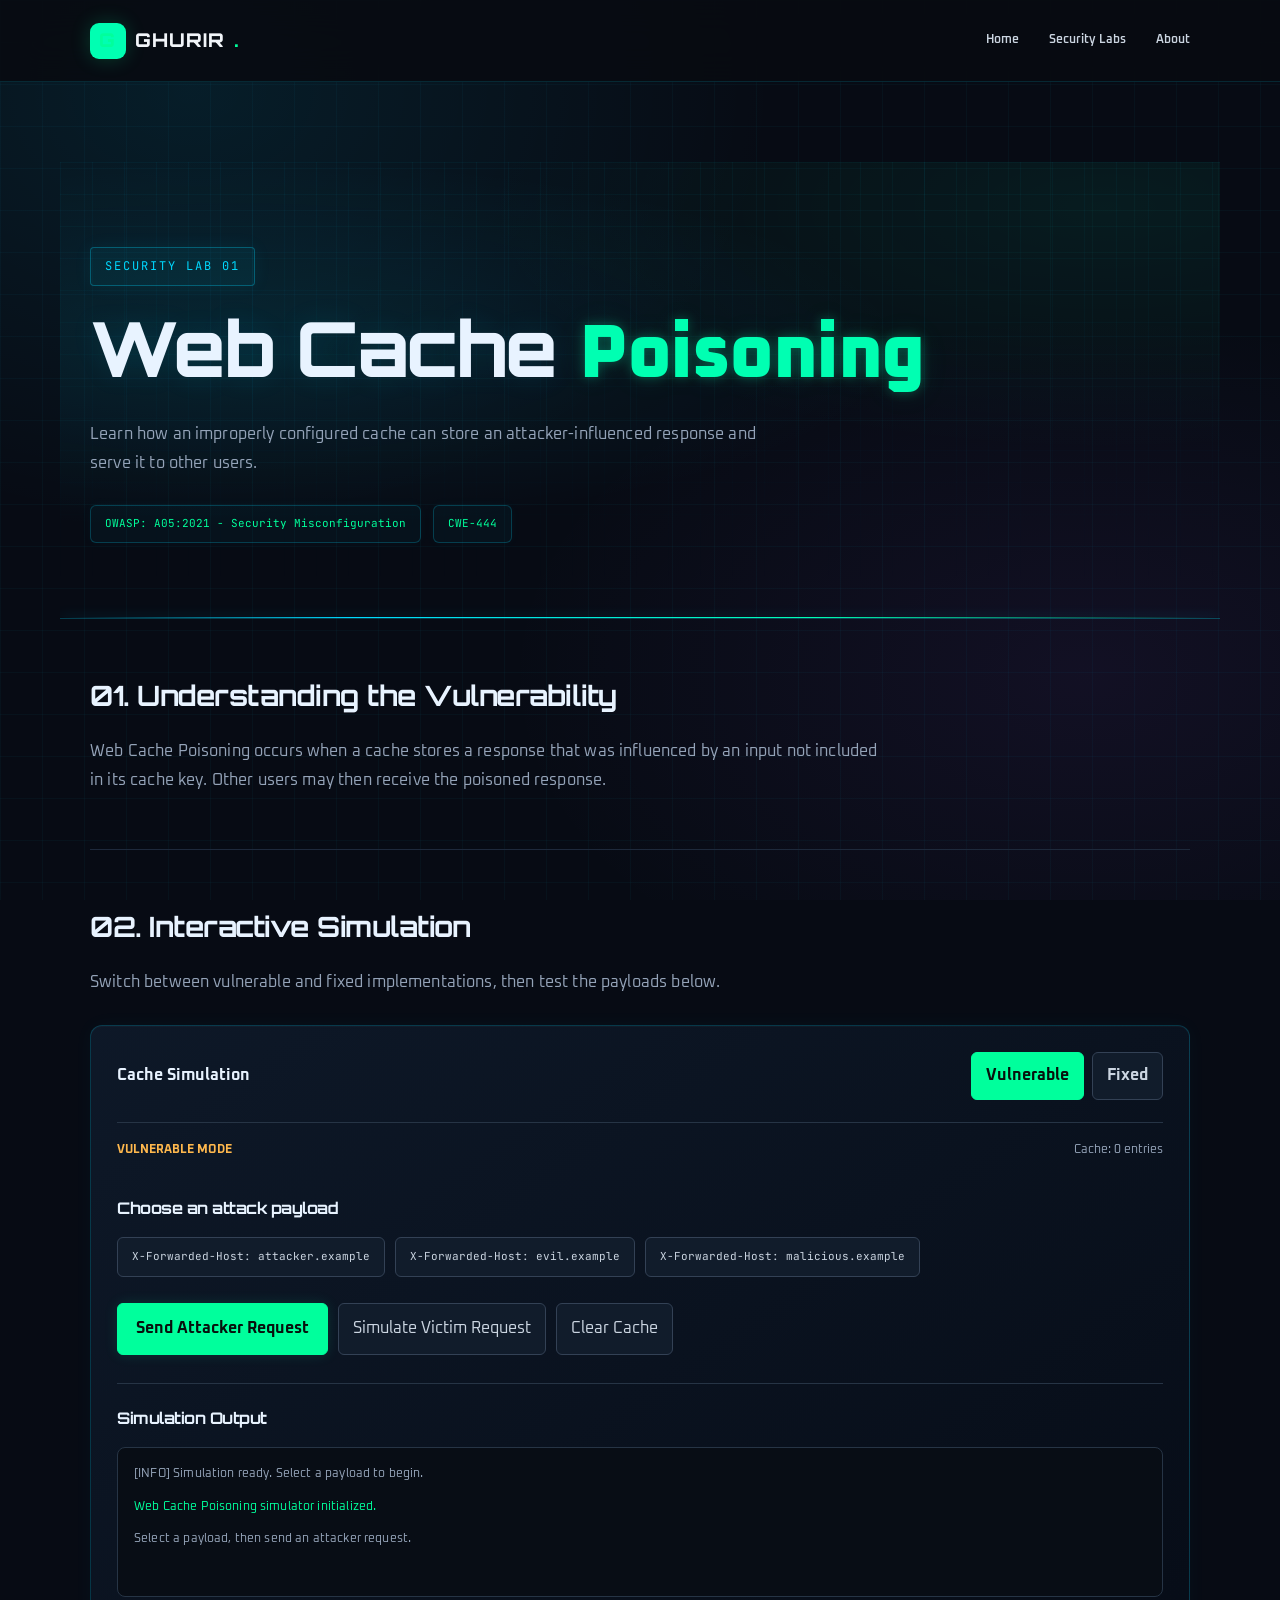
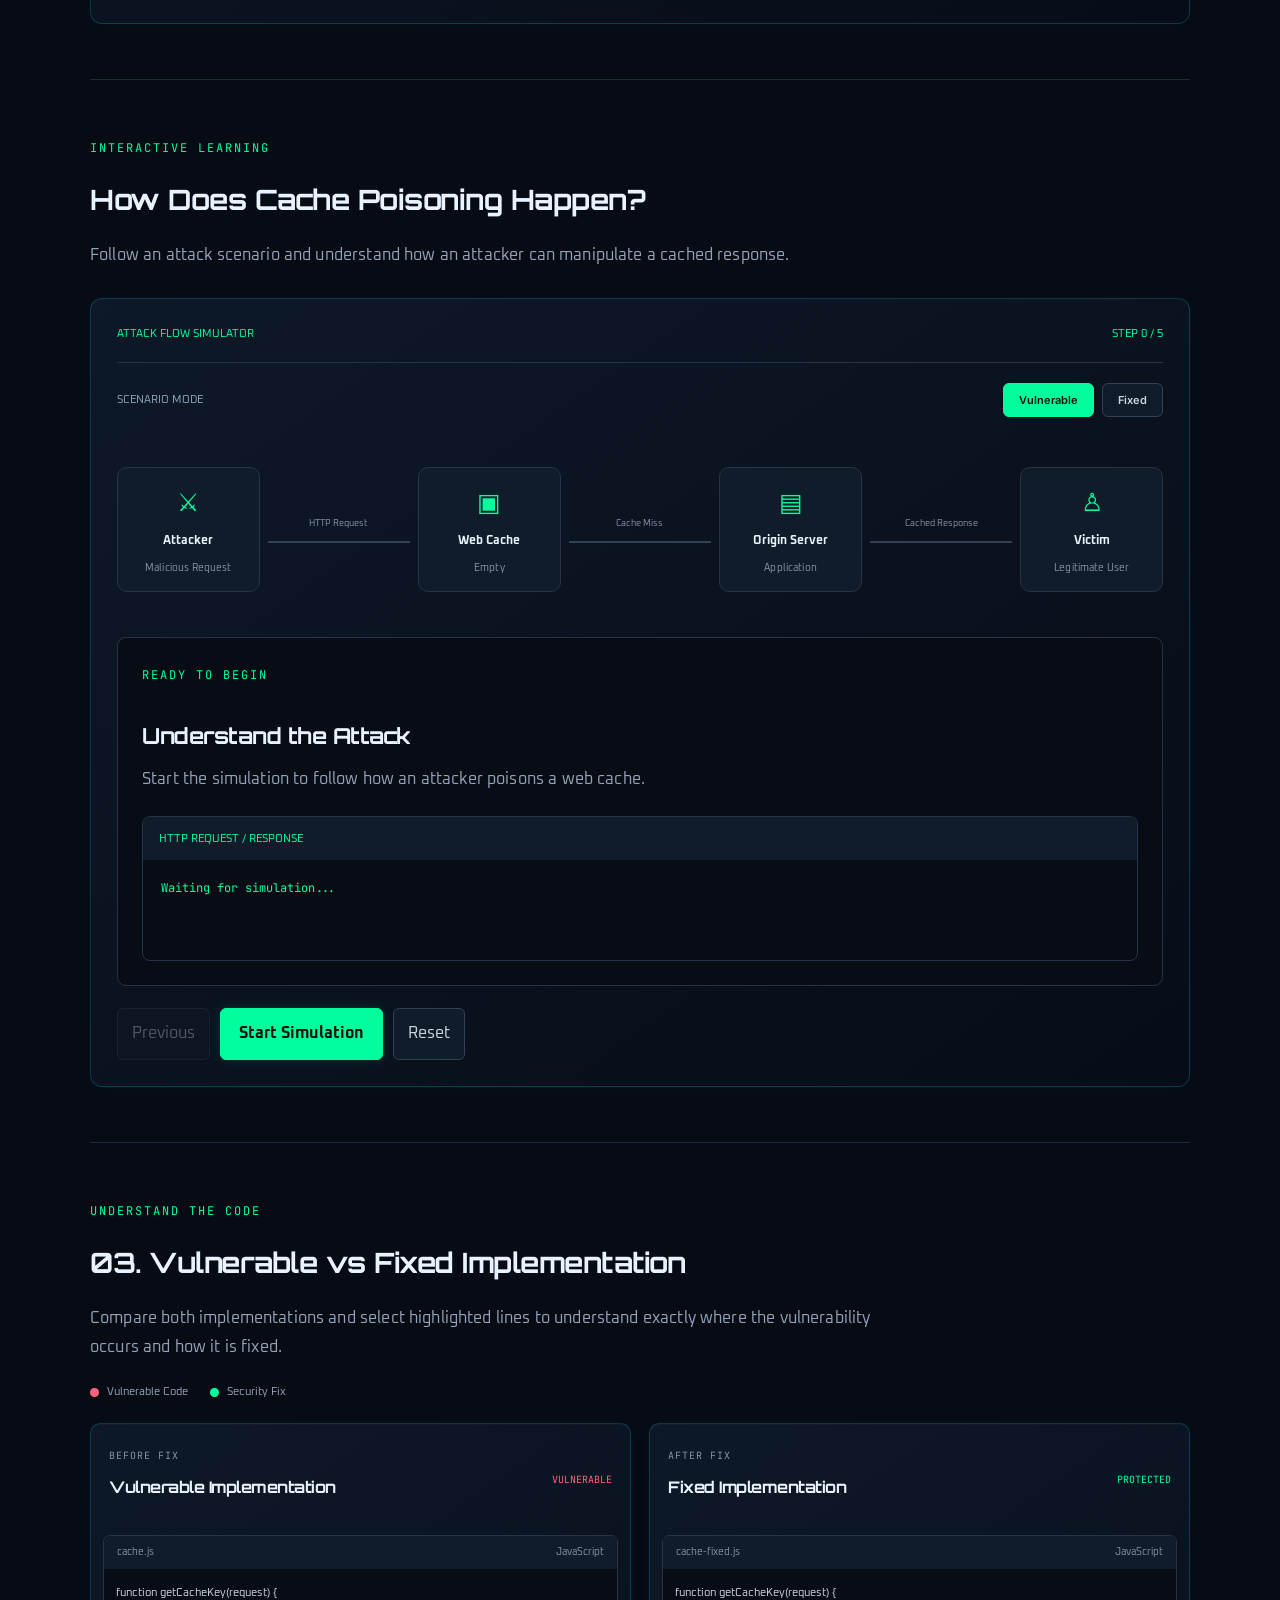
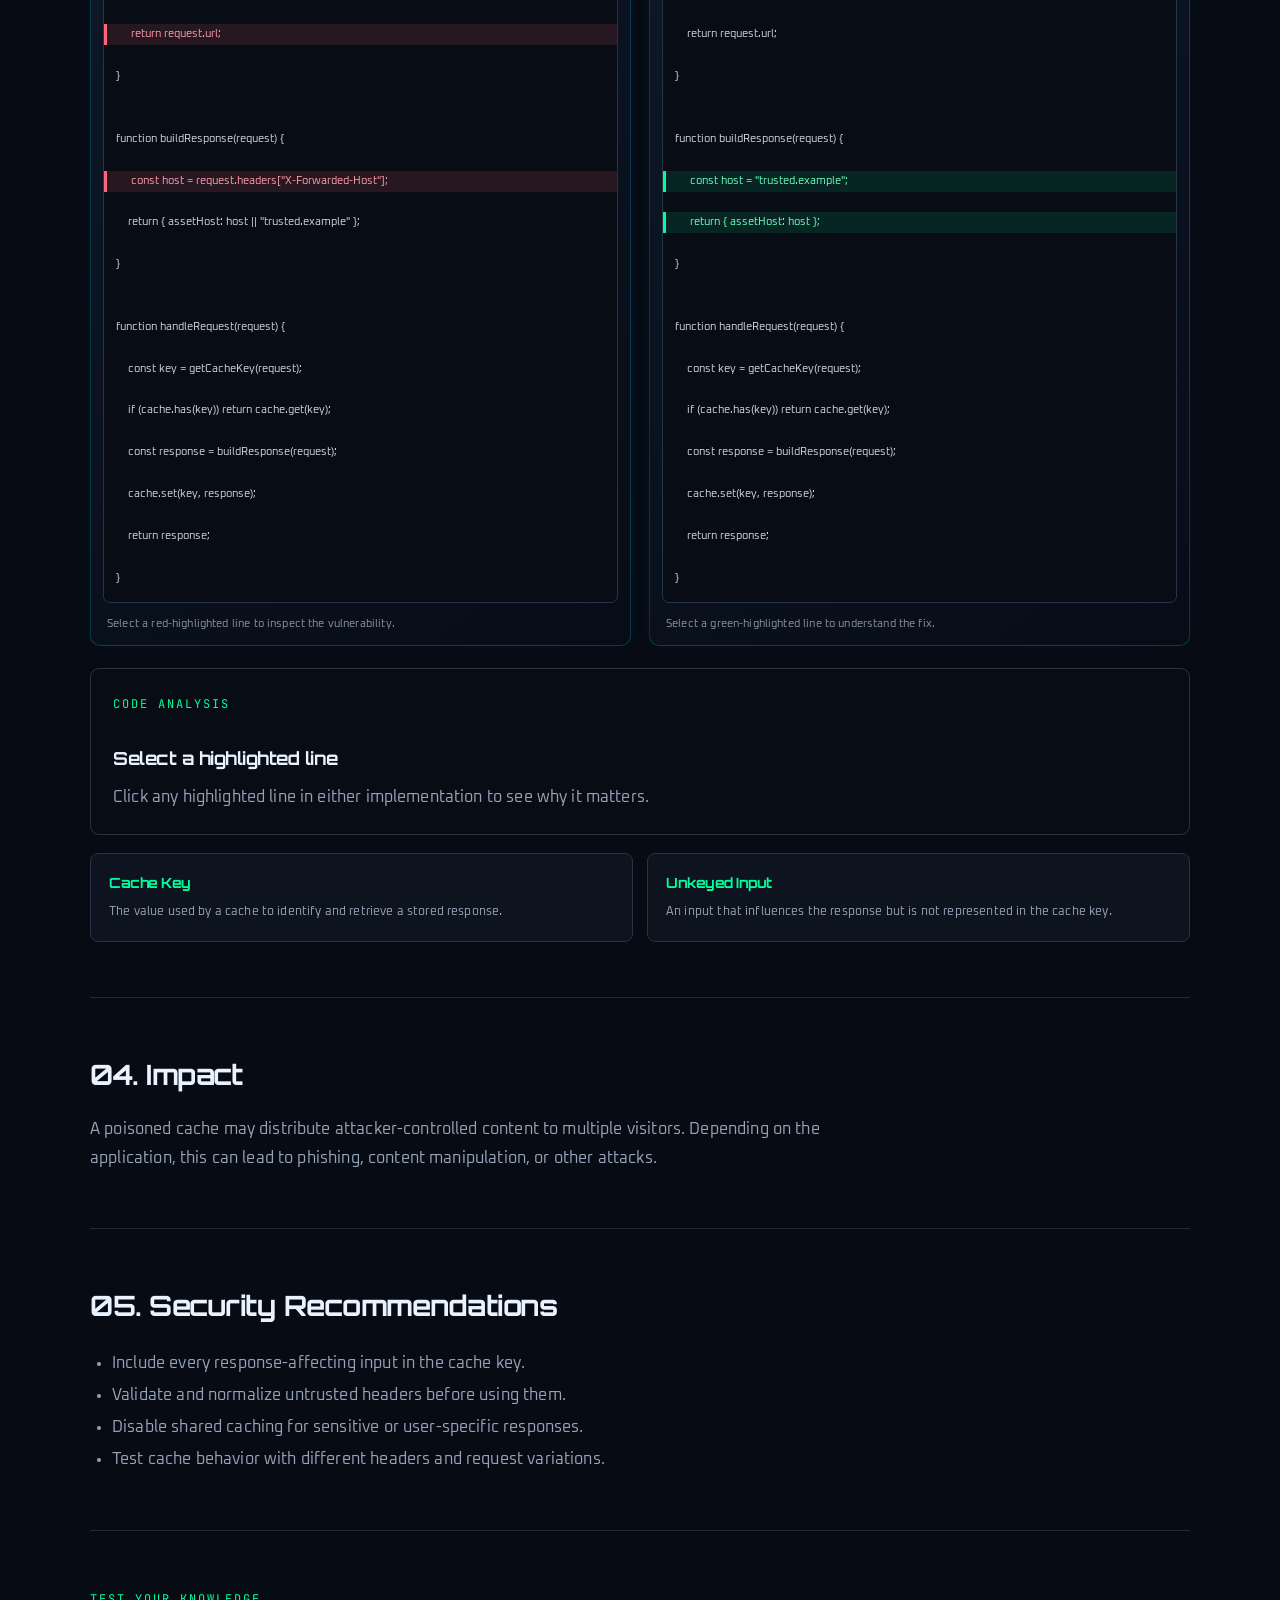
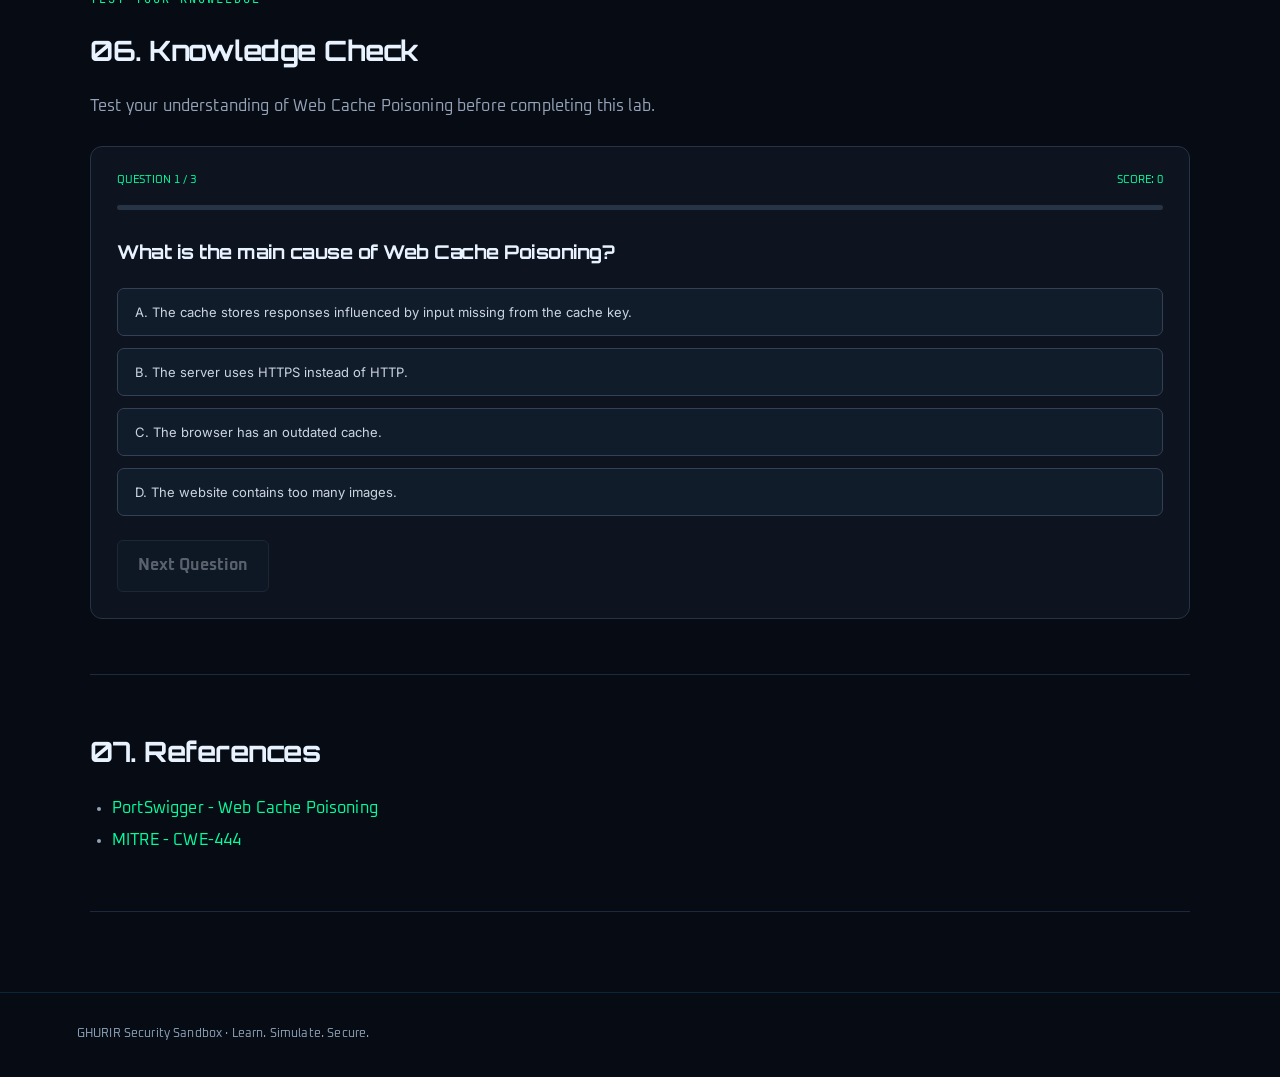
<file: pages/cache-poisoning.html>
<!DOCTYPE html>
<html lang="en">
<head>
    <meta charset="UTF-8">
    <meta name="viewport" content="width=device-width, initial-scale=1.0">
    <meta name="description" content="Interactive Web Cache Poisoning security lab">
    <title>Web Cache Poisoning | GHURIR Security Lab</title>

    <link rel="stylesheet" href="../css/style.css">
    <link rel="stylesheet" href="../css/lab.css">
</head>
<body>

    <header class="navbar">
        <a href="../index.html" class="logo">
            <span class="logo-icon">G</span>
            GHURIR <span class="logo-dot">.</span>
        </a>

        <nav class="nav-links">
            <a href="../index.html">Home</a>
            <a href="../index.html#labs">Security Labs</a>
            <a href="../index.html#about">About</a>
        </nav>

    </header>

    <main class="lab-container">

        <section class="lab-hero">
            <span class="lab-label">SECURITY LAB 01</span>
            <h1>Web Cache <span>Poisoning</span></h1>
            <p>
                Learn how an improperly configured cache can store
                an attacker-influenced response and serve it to other users.
            </p>

            <div class="lab-meta">
                <span>OWASP: A05:2021 - Security Misconfiguration</span>
                <span>CWE-444</span>
            </div>
        </section>

        <section class="lab-section">
            <h2>01. Understanding the Vulnerability</h2>
            <p>
                Web Cache Poisoning occurs when a cache stores a response
                that was influenced by an input not included in its cache key.
                Other users may then receive the poisoned response.
            </p>
        </section>

        <section class="lab-section">
            <h2>02. Interactive Simulation</h2>
            <p>
                Switch between vulnerable and fixed implementations,
                then test the payloads below.
            </p>

            <div class="simulation-panel">
                <div class="simulation-header">
                    <span>Cache Simulation</span>

                    <div class="mode-switch">
                        <button id="vulnerableBtn" class="mode-btn active">
                            Vulnerable
                        </button>
                        <button id="fixedBtn" class="mode-btn">
                            Fixed
                        </button>
                    </div>
                </div>

                <div class="simulation-status">
                    <span id="modeStatus">VULNERABLE MODE</span>
                    <span id="cacheStatus">Cache: Empty</span>
                </div>

                <div class="payload-section">
                    <h3>Choose an attack payload</h3>

                    <div class="payload-buttons">
                        <button class="payload-btn" data-payload="attacker.example">
                            X-Forwarded-Host: attacker.example
                        </button>

                        <button class="payload-btn" data-payload="evil.example">
                            X-Forwarded-Host: evil.example
                        </button>

                        <button class="payload-btn" data-payload="malicious.example">
                            X-Forwarded-Host: malicious.example

                        </button>
                    </div>
                </div>

                <div class="simulation-actions">
                    <button id="attackBtn" class="primary-btn">
                        Send Attacker Request
                    </button>

                    <button id="victimBtn" class="secondary-btn">
                        Simulate Victim Request
                    </button>

                    <button id="clearCacheBtn" class="secondary-btn">
                        Clear Cache
                    </button>
                </div>

                <div class="simulation-output">
                    <h3>Simulation Output</h3>
                    <div id="simulationLog" class="simulation-log">
                        <p class="log-info">
                            [INFO] Simulation ready. Select a payload to begin.
                        </p>
                    </div>
                </div>
            </div>
        </section>

        
<section class="lab-section walkthrough-section" id="attack-walkthrough">

    <span class="lab-label">INTERACTIVE LEARNING</span>
    <h2>How Does Cache Poisoning Happen?</h2>
    <p>Follow an attack scenario and understand how an attacker can manipulate a cached response.</p>

    <div class="walkthrough-panel">
        <div class="walkthrough-topbar">
            <span>ATTACK FLOW SIMULATOR</span>
            <span id="walkthroughProgress">STEP 0 / 5</span>
        </div>

        <div class="walkthrough-mode-switch">
            <span>SCENARIO MODE</span>
            <div>
                <button type="button" id="walkthroughVulnerableBtn"
                        class="walkthrough-mode-btn active">Vulnerable</button>
                <button type="button" id="walkthroughFixedBtn"
                        class="walkthrough-mode-btn">Fixed</button>
            </div>
        </div>

        <div class="attack-diagram">
            <div class="attack-node" id="attackerNode">
                <span class="node-icon">⚔</span>
                <strong>Attacker</strong>
                <small>Malicious Request</small>
            </div>

            <div class="attack-connection" id="connection1">
                <span>HTTP Request</span><div></div>
            </div>

            <div class="attack-node" id="cacheNode">
                <span class="node-icon">▣</span>
                <strong>Web Cache</strong>
                <small id="cacheNodeStatus">Empty</small>
            </div>

            <div class="attack-connection" id="connection2">
                <span>Cache Miss</span><div></div>
            </div>

            <div class="attack-node" id="originNode">
                <span class="node-icon">▤</span>
                <strong>Origin Server</strong>
                <small>Application</small>
            </div>

            <div class="attack-connection" id="connection3">
                <span>Cached Response</span><div></div>
            </div>

            <div class="attack-node" id="victimNode">
                <span class="node-icon">♙</span>
                <strong>Victim</strong>
                <small>Legitimate User</small>
            </div>
        </div>

        <div class="walkthrough-details">
            <span class="lab-label" id="walkthroughStepLabel">READY TO BEGIN</span>
            <h3 id="walkthroughTitle">Understand the Attack</h3>
            <p id="walkthroughDescription">Start the simulation to follow how an attacker poisons a web cache.</p>

            <div class="http-example">
                <div class="http-example-header">
                    <span>HTTP REQUEST / RESPONSE</span>
                </div>
                <pre id="walkthroughHttp">Waiting for simulation...</pre>
            </div>
        </div>

        <div class="walkthrough-controls">
            <button id="previousStepBtn" class="secondary-btn" disabled>Previous</button>
            <button id="nextStepBtn" class="primary-btn">Start Simulation</button>
            <button id="resetWalkthroughBtn" class="secondary-btn">Reset</button>
        </div>
    </div>
</section>


<section class="lab-section code-comparison-section" id="code-comparison">

    <span class="lab-label">UNDERSTAND THE CODE</span>
    <h2>03. Vulnerable vs Fixed Implementation</h2>

    <p>
        Compare both implementations and select highlighted lines
        to understand exactly where the vulnerability occurs and how it is fixed.
    </p>

    <div class="comparison-legend">
        <span><i class="legend-dot vulnerable-dot"></i> Vulnerable Code</span>
        <span><i class="legend-dot fixed-dot"></i> Security Fix</span>
    </div>

    <div class="code-comparison-grid">

        <article class="comparison-card vulnerable-card">
            <div class="comparison-card-header">
                <div>
                    <span class="code-label">BEFORE FIX</span>
                    <h3>Vulnerable Implementation</h3>
                </div>
                <span class="code-status">VULNERABLE</span>
            </div>

            <div class="code-window">
                <div class="code-window-bar">
                    <span>cache.js</span>
                    <span>JavaScript</span>
                </div>
                <pre class="comparison-code"><code><span class="code-line">function getCacheKey(request) {</span>
<span class="code-line critical-line" data-explanation="The cache key uses only the URL. It does not distinguish requests that contain different response-affecting headers.">    return request.url;</span>
<span class="code-line">}</span>
<span class="code-line"></span>
<span class="code-line">function buildResponse(request) {</span>
<span class="code-line critical-line" data-explanation="The application trusts X-Forwarded-Host and uses its value to build the response. An attacker can influence this value.">    const host = request.headers["X-Forwarded-Host"];</span>
<span class="code-line">    return { assetHost: host || "trusted.example" };</span>
<span class="code-line">}</span>
<span class="code-line"></span>
<span class="code-line">function handleRequest(request) {</span>
<span class="code-line">    const key = getCacheKey(request);</span>
<span class="code-line">    if (cache.has(key)) return cache.get(key);</span>
<span class="code-line">    const response = buildResponse(request);</span>
<span class="code-line">    cache.set(key, response);</span>
<span class="code-line">    return response;</span>
<span class="code-line">}</span></code></pre>
            </div>

            <p class="code-hint">Select a red-highlighted line to inspect the vulnerability.</p>
        </article>

        <article class="comparison-card fixed-card">
            <div class="comparison-card-header">
                <div>
                    <span class="code-label">AFTER FIX</span>
                    <h3>Fixed Implementation</h3>
                </div>
                <span class="code-status">PROTECTED</span>
            </div>

            <div class="code-window">
                <div class="code-window-bar">
                    <span>cache-fixed.js</span>
                    <span>JavaScript</span>
                </div>
                <pre class="comparison-code"><code><span class="code-line">function getCacheKey(request) {</span>
<span class="code-line">    return request.url;</span>
<span class="code-line">}</span>
<span class="code-line"></span>
<span class="code-line">function buildResponse(request) {</span>
<span class="code-line fix-line" data-explanation="The application uses a trusted, server-controlled hostname instead of accepting the untrusted forwarding header.">    const host = "trusted.example";</span>
<span class="code-line fix-line" data-explanation="The response now uses the trusted host value, so the attacker cannot influence this response through X-Forwarded-Host.">    return { assetHost: host };</span>
<span class="code-line">}</span>
<span class="code-line"></span>
<span class="code-line">function handleRequest(request) {</span>
<span class="code-line">    const key = getCacheKey(request);</span>
<span class="code-line">    if (cache.has(key)) return cache.get(key);</span>
<span class="code-line">    const response = buildResponse(request);</span>
<span class="code-line">    cache.set(key, response);</span>
<span class="code-line">    return response;</span>
<span class="code-line">}</span></code></pre>
            </div>

            <p class="code-hint">Select a green-highlighted line to understand the fix.</p>
        </article>

    </div>

    <div class="code-explanation" id="codeExplanation">
        <span class="lab-label">CODE ANALYSIS</span>
        <h3 id="codeExplanationTitle">Select a highlighted line</h3>
        <p id="codeExplanationText">
            Click any highlighted line in either implementation to see
            why it matters.
        </p>
    </div>

    <div class="cache-concepts">
        <div>
            <h3>Cache Key</h3>
            <p>The value used by a cache to identify and retrieve a stored response.</p>
        </div>
        <div>
            <h3>Unkeyed Input</h3>
            <p>An input that influences the response but is not represented in the cache key.</p>
        </div>
    </div>

</section>

<section class="lab-section">
    <h2>04. Impact</h2>
    <p>
        A poisoned cache may distribute attacker-controlled content
        to multiple visitors. Depending on the application, this can
        lead to phishing, content manipulation, or other attacks.
    </p>
</section>

<section class="lab-section">
    <h2>05. Security Recommendations</h2>
    <ul>
        <li>Include every response-affecting input in the cache key.</li>
        <li>Validate and normalize untrusted headers before using them.</li>
        <li>Disable shared caching for sensitive or user-specific responses.</li>
        <li>Test cache behavior with different headers and request variations.</li>
    </ul>
</section>


<section class="lab-section" id="cacheKnowledgeCheck">

    <span class="lab-label">TEST YOUR KNOWLEDGE</span>
    <h2>06. Knowledge Check</h2>
    <p>Test your understanding of Web Cache Poisoning before completing this lab.</p>

    <div class="quiz-container">
        <div class="quiz-header">
            <span id="quizProgress">QUESTION 1 / 3</span>
            <span id="quizScore">SCORE: 0</span>
        </div>

        <div class="quiz-progress-track">
            <div id="quizProgressBar"></div>
        </div>

        <div id="quizQuestionArea">
            <h3 id="quizQuestion"></h3>
            <div id="quizOptions"></div>
            <div id="quizFeedback" aria-live="polite"></div>
        </div>

        <div class="quiz-controls">
            <button type="button" id="quizNextBtn" disabled>Next Question</button>
            <button type="button" id="quizRestartBtn" hidden>Try Again</button>
        </div>

        <div id="quizResult" hidden aria-live="polite"></div>
    </div>
</section>

<section class="lab-section">
            <h2>07. References</h2>
            <ul>
                <li>
                    <a href="https://portswigger.net/web-security/web-cache-poisoning"
                       target="_blank" rel="noopener noreferrer">
                        PortSwigger - Web Cache Poisoning
                    </a>
                </li>
                <li>
                    <a href="https://cwe.mitre.org/data/definitions/444.html"
                       target="_blank" rel="noopener noreferrer">
                        MITRE - CWE-444
                    </a>
                </li>
            </ul>
        </section>

    </main>

    <footer class="footer">
        <p>GHURIR Security Sandbox · Learn. Simulate. Secure.</p>
    </footer>

    <script src="../js/cache-poisoning.js"></script>
</body>
</html>
</file>
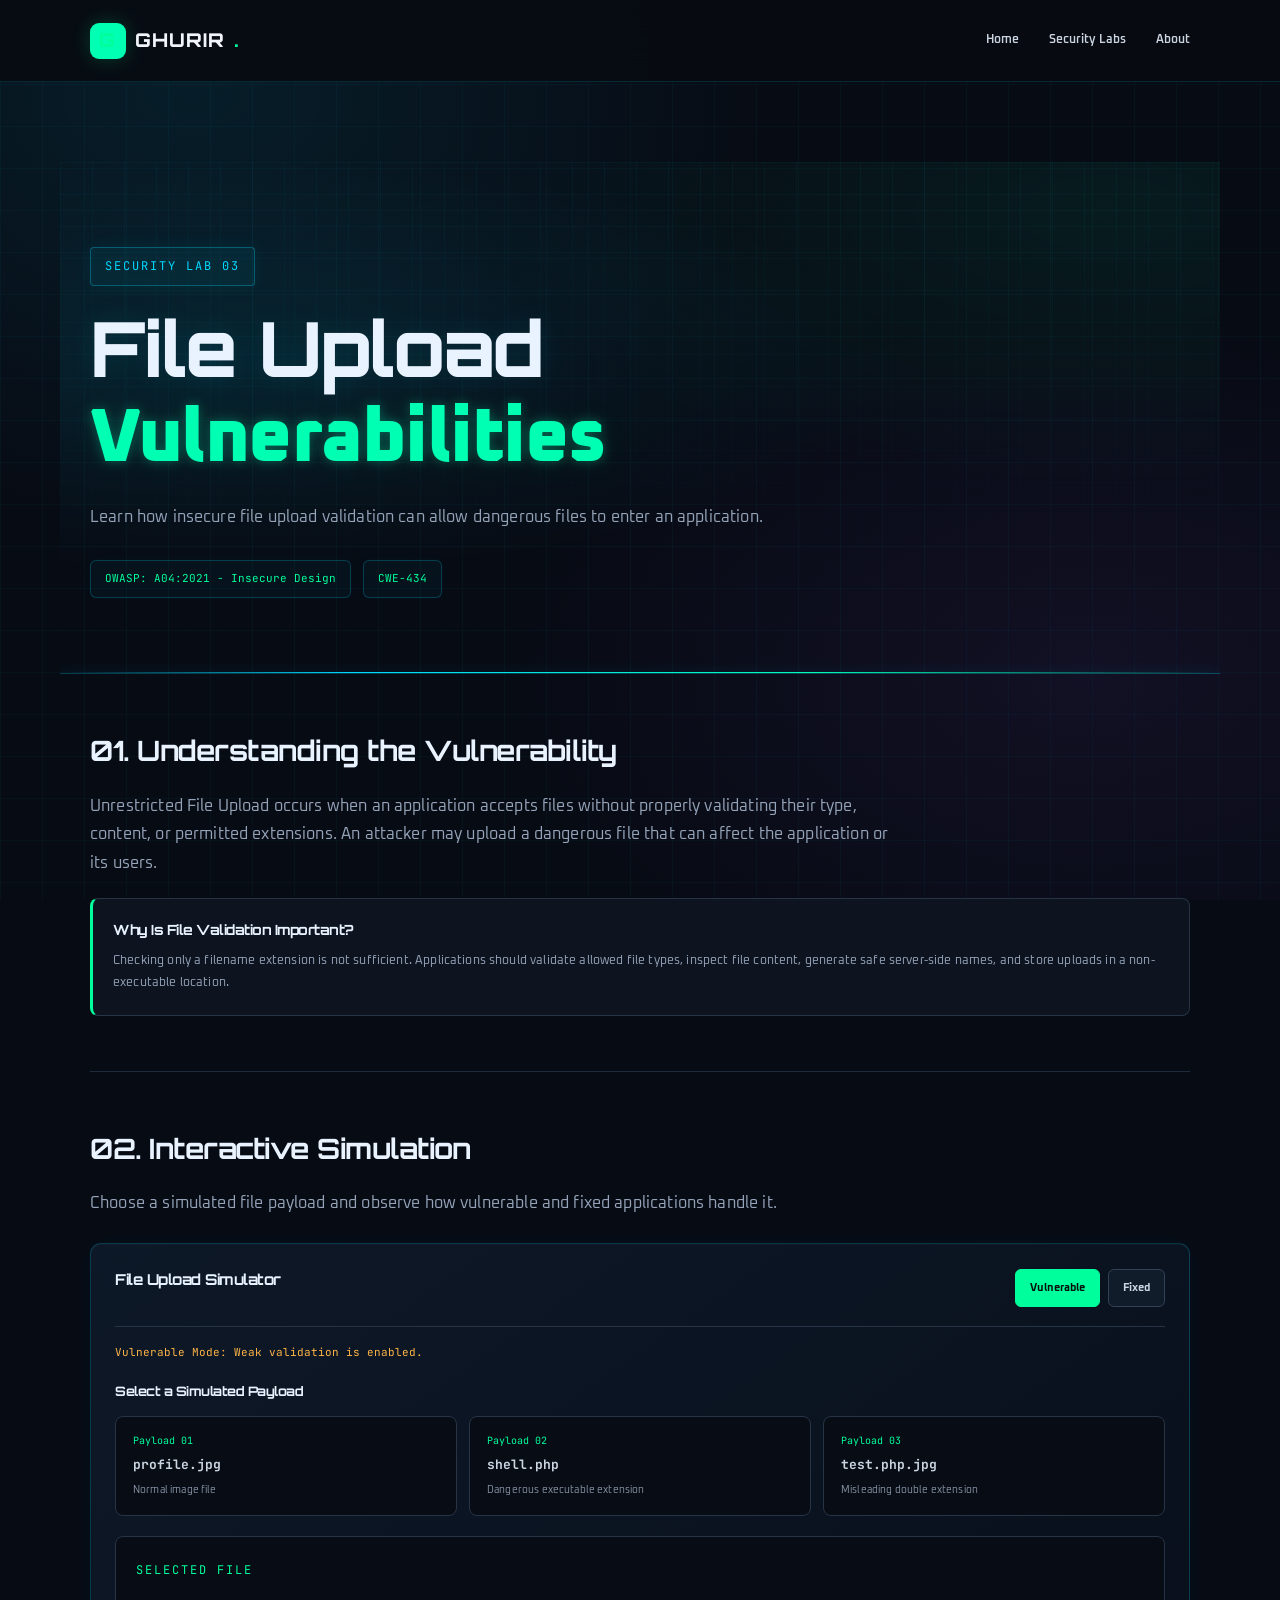
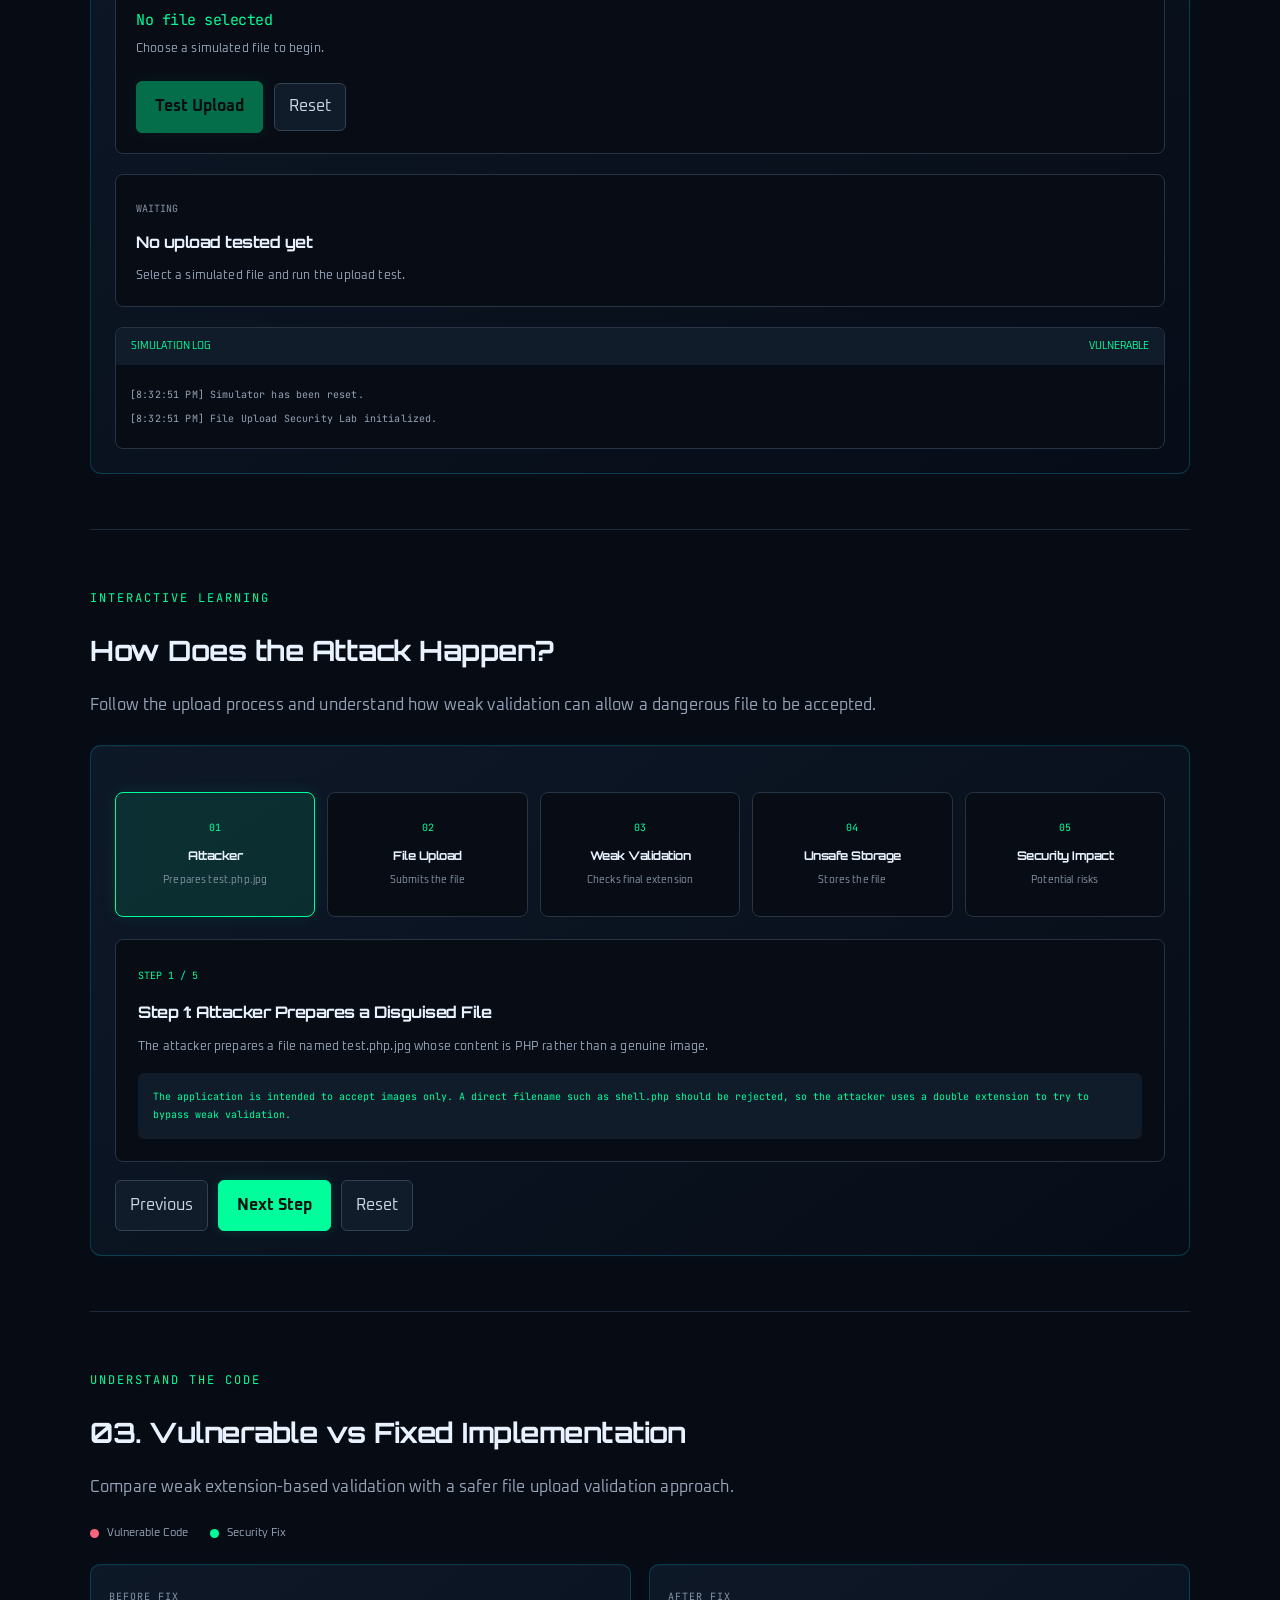
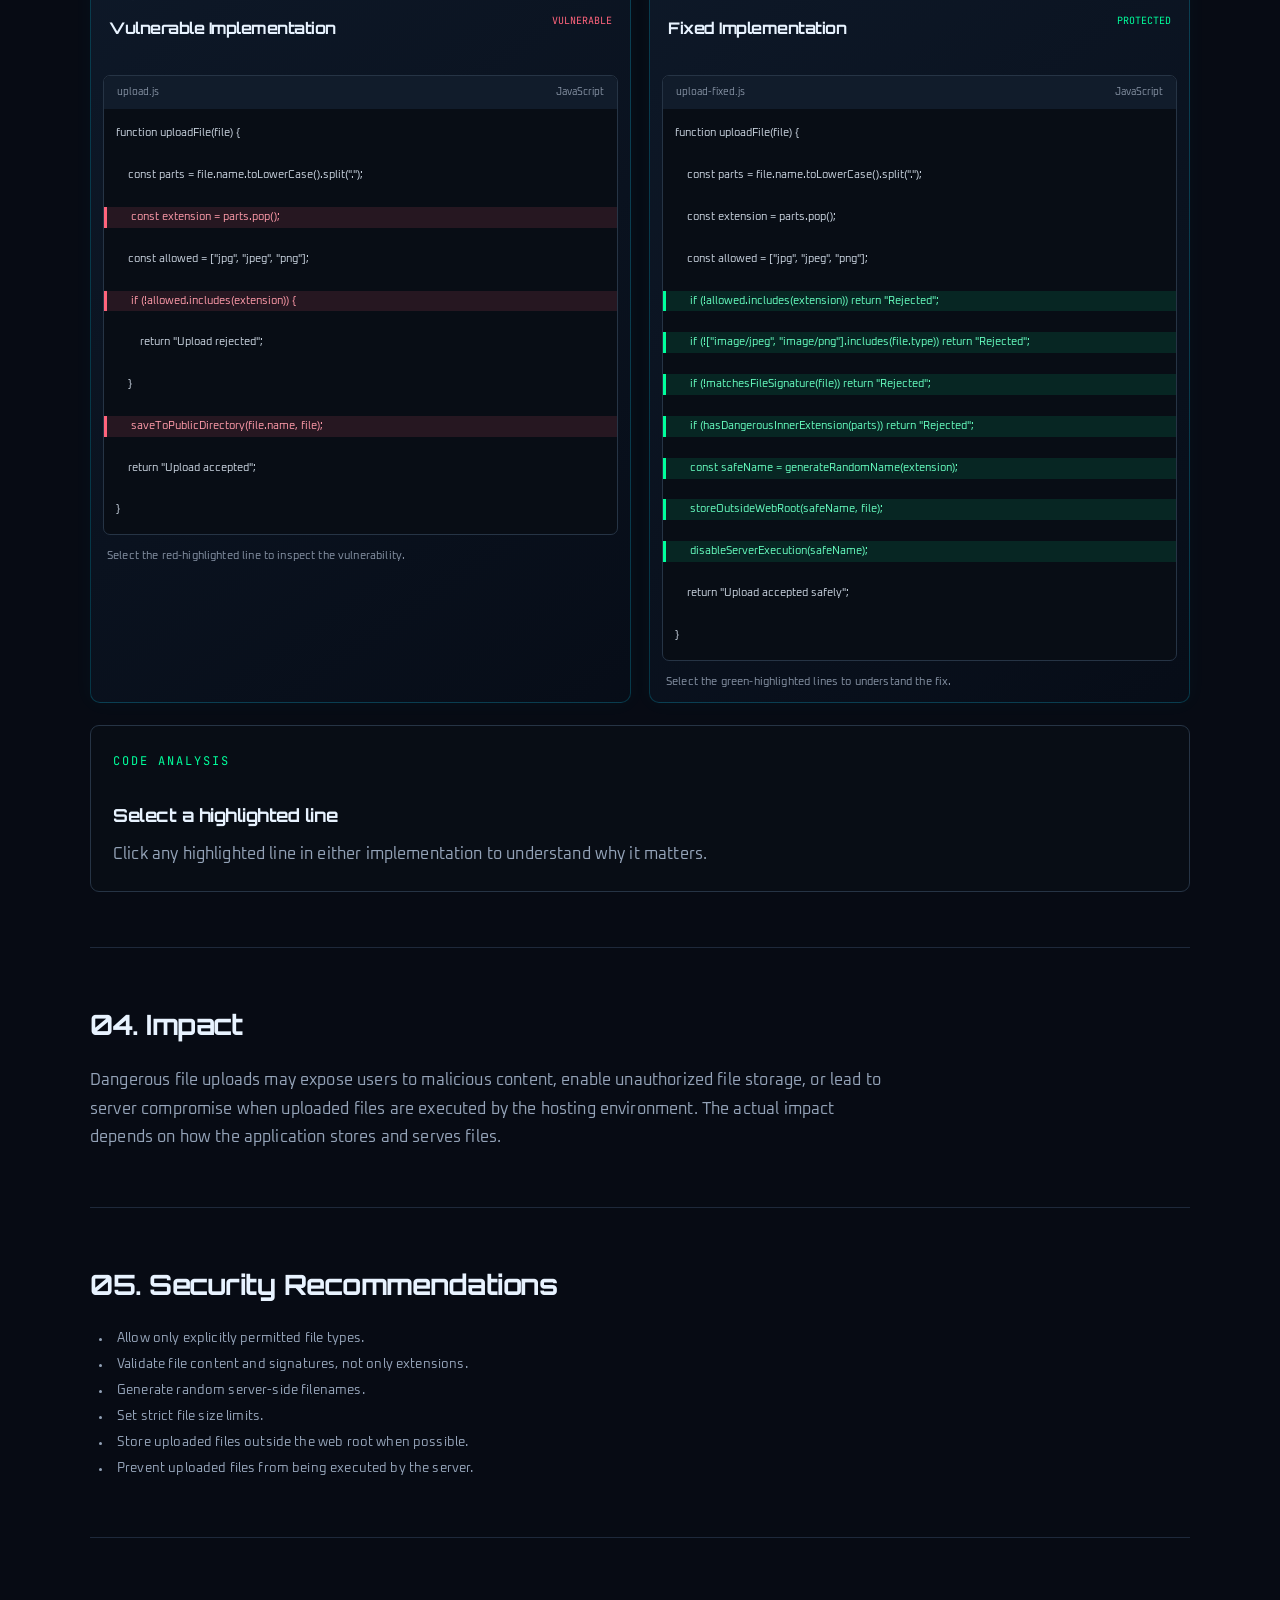
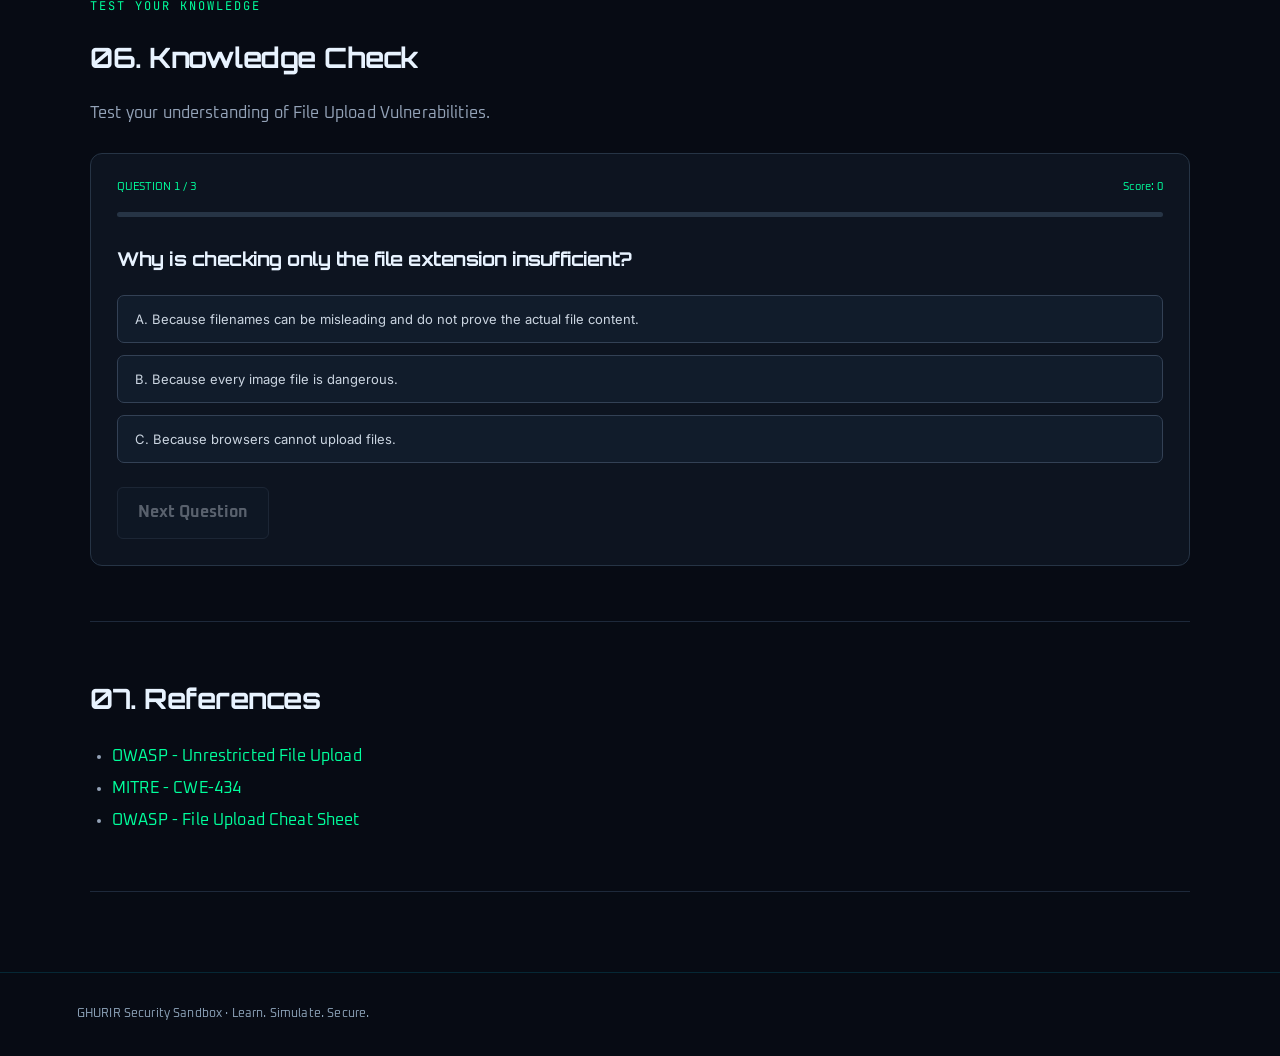
<file: pages/file-upload.html>
<!DOCTYPE html>
<html lang="en">
<head>
    <meta charset="UTF-8">
    <meta name="viewport" content="width=device-width, initial-scale=1.0">
    <meta name="description" content="Interactive File Upload Security Lab">
    <title>File Upload Vulnerabilities | GHURIR</title>

    <link rel="stylesheet" href="../css/style.css">
    <link rel="stylesheet" href="../css/lab.css">
</head>

<body>

<header class="navbar">
    <div class="nav-container">
        <a href="../index.html" class="logo">
            <span class="logo-icon">G</span>
            GHURIR <span class="logo-dot">.</span>
        </a>

        <nav>
            <a href="../index.html">Home</a>
            <a href="../index.html#labs">Security Labs</a>
            <a href="../index.html#about">About</a>
        </nav>

    </div>
</header>

<main class="lab-container">

    <!-- HERO -->

    <section class="lab-hero">
        <span class="lab-label">SECURITY LAB 03</span>

        <h1>File Upload <span>Vulnerabilities</span></h1>

        <p>
            Learn how insecure file upload validation can allow
            dangerous files to enter an application.
        </p>

        <div class="lab-meta">
            <span>OWASP: A04:2021 - Insecure Design</span>
            <span>CWE-434</span>
        </div>
    </section>


    <!-- UNDERSTANDING -->

    <section class="lab-section">
        <h2>01. Understanding the Vulnerability</h2>

        <p>
            Unrestricted File Upload occurs when an application
            accepts files without properly validating their type,
            content, or permitted extensions. An attacker may upload
            a dangerous file that can affect the application or its users.
        </p>

        <div class="upload-explanation">
            <h3>Why Is File Validation Important?</h3>
            <p>
                Checking only a filename extension is not sufficient.
                Applications should validate allowed file types,
                inspect file content, generate safe server-side names,
                and store uploads in a non-executable location.
            </p>
        </div>
    </section>


    <!-- INTERACTIVE SIMULATION -->

    <section class="lab-section" id="uploadSimulation">
        <h2>02. Interactive Simulation</h2>

        <p>
            Choose a simulated file payload and observe how
            vulnerable and fixed applications handle it.
        </p>

        <div class="upload-simulator">

            <div class="upload-sim-header">
                <h3>File Upload Simulator</h3>

                <div class="upload-mode-switch">
                    <button type="button"
                            id="uploadVulnerableBtn"
                            class="upload-mode-btn active">
                        Vulnerable
                    </button>

                    <button type="button"
                            id="uploadFixedBtn"
                            class="upload-mode-btn">
                        Fixed
                    </button>
                </div>
            </div>

            <div id="uploadModeStatus" class="upload-mode-status">
                VULNERABLE MODE
            </div>

            <div class="upload-payload-panel">
                <h4>Select a Simulated Payload</h4>

                <div class="upload-payloads">

                    <button type="button"
                            class="upload-payload-btn"
                            data-payload="profile">
                        <strong>Payload 01</strong>
                        <span>profile.jpg</span>
                        <small>Normal image file</small>
                    </button>

                    <button type="button"
                            class="upload-payload-btn"
                            data-payload="script">
                        <strong>Payload 02</strong>
                        <span>shell.php</span>
                        <small>Dangerous executable extension</small>
                    </button>

                    <button type="button"
                            class="upload-payload-btn"
                            data-payload="double">
                        <strong>Payload 03</strong>
                        <span>test.php.jpg</span>
                        <small>Misleading double extension</small>
                    </button>

                </div>
            </div>

            <div class="upload-file-preview">
                <span class="lab-label">SELECTED FILE</span>
                <h3 id="uploadFileName">No file selected</h3>
                <p id="uploadFileInfo">
                    Select one of the simulated payloads above.
                </p>

                <button type="button"
                        id="uploadRunBtn"
                        class="primary-btn"
                        disabled>
                    Test Upload
                </button>

                <button type="button"
                        id="uploadResetBtn"
                        class="secondary-btn">
                    Reset
                </button>
            </div>

            <div class="upload-result" id="uploadResult" aria-live="polite">
                <span id="uploadResultStatus">WAITING</span>
                <h3 id="uploadResultTitle">No upload attempted</h3>
                <p id="uploadResultMessage">
                    Select a payload and press Test Upload.
                </p>
            </div>

            <div class="upload-log">
                <div class="upload-log-header">
                    <span>SIMULATION LOG</span>
                    <span id="uploadLogStatus">READY</span>
                </div>

                <div id="uploadLog" aria-live="polite">
                    <p>[INFO] File upload simulator initialized.</p>
                    <p>[INFO] No real files are uploaded or executed.</p>
                </div>
            </div>

        </div>
    </section>


    <!-- ATTACK WALKTHROUGH -->

    <section class="lab-section">
        <span class="lab-label">INTERACTIVE LEARNING</span>
        <h2>How Does the Attack Happen?</h2>

        <p>
            Follow the upload process and understand how weak
            validation can allow a dangerous file to be accepted.
        </p>

        <div class="upload-walkthrough">

            <div class="upload-flow">

                <div class="upload-flow-node" id="uploadNodeAttacker">
                    <strong>01</strong>
                    <h4>Attacker</h4>
                    <small>Prepares test.php.jpg</small>
                </div>

                <div class="upload-flow-node" id="uploadNodeSubmission">
                    <strong>02</strong>
                    <h4>File Upload</h4>
                    <small>Submits the file</small>
                </div>

                <div class="upload-flow-node" id="uploadNodeValidation">
                    <strong>03</strong>
                    <h4>Weak Validation</h4>
                    <small>Checks final extension</small>
                </div>

                <div class="upload-flow-node" id="uploadNodeStorage">
                    <strong>04</strong>
                    <h4>Unsafe Storage</h4>
                    <small>Stores the file</small>
                </div>

                <div class="upload-flow-node" id="uploadNodeImpact">
                    <strong>05</strong>
                    <h4>Security Impact</h4>
                    <small>Potential risks</small>
                </div>

            </div>

            <div class="upload-step-panel">
                <span id="uploadWalkProgress">STEP 1 / 5</span>
                <h3 id="uploadWalkTitle">The Attacker Prepares a File</h3>
                <p id="uploadWalkDescription">
                    An attacker prepares a file with a dangerous extension.
                </p>
                <pre id="uploadWalkDetails">Waiting for walkthrough...</pre>
            </div>

            <div class="upload-walk-controls">
                <button type="button"
                        id="uploadWalkPrevious"
                        class="secondary-btn"
                        disabled>
                    Previous
                </button>

                <button type="button"
                        id="uploadWalkNext"
                        class="primary-btn">
                    Next Step
                </button>

                <button type="button"
                        id="uploadWalkReset"
                        class="secondary-btn">
                    Reset
                </button>
            </div>

        </div>
    </section>


    <!-- CODE COMPARISON -->

    <section class="lab-section code-comparison-section"
             id="uploadCodeComparison">

        <span class="lab-label">UNDERSTAND THE CODE</span>
        <h2>03. Vulnerable vs Fixed Implementation</h2>

        <p>
            Compare weak extension-based validation with a safer
            file upload validation approach.
        </p>

        <div class="comparison-legend">
            <span><i class="legend-dot vulnerable-dot"></i> Vulnerable Code</span>
            <span><i class="legend-dot fixed-dot"></i> Security Fix</span>
        </div>

        <div class="code-comparison-grid">

            <article class="comparison-card vulnerable-card">
                <div class="comparison-card-header">
                    <div>
                        <span class="code-label">BEFORE FIX</span>
                        <h3>Vulnerable Implementation</h3>
                    </div>
                    <span class="code-status">VULNERABLE</span>
                </div>

                <div class="code-window">
                    <div class="code-window-bar">
                        <span>upload.js</span>
                        <span>JavaScript</span>
                    </div>

                    <pre class="comparison-code"><code><span class="code-line">function uploadFile(file) {</span>
<span class="code-line">    const parts = file.name.toLowerCase().split(".");</span>
<span class="code-line critical-line" tabindex="0" data-explanation="The application extracts only the final extension. For test.php.jpg, this becomes jpg, so the dangerous inner extension is ignored.">    const extension = parts.pop();</span>
<span class="code-line">    const allowed = ["jpg", "jpeg", "png"];</span>
<span class="code-line critical-line" tabindex="0" data-explanation="This allowlist checks only the final extension. A filename such as test.php.jpg passes because its last extension is jpg.">    if (!allowed.includes(extension)) {</span>
<span class="code-line">        return "Upload rejected";</span>
<span class="code-line">    }</span>
<span class="code-line critical-line" tabindex="0" data-explanation="The original attacker-controlled filename is stored in a public directory without verifying the actual file content or preventing server-side execution.">    saveToPublicDirectory(file.name, file);</span>
<span class="code-line">    return "Upload accepted";</span>
<span class="code-line">}</span></code></pre>
                </div>

                <p class="code-hint">
                    Select the red-highlighted line to inspect the vulnerability.
                </p>
            </article>


            <article class="comparison-card fixed-card">
                <div class="comparison-card-header">
                    <div>
                        <span class="code-label">AFTER FIX</span>
                        <h3>Fixed Implementation</h3>
                    </div>
                    <span class="code-status">PROTECTED</span>
                </div>

                <div class="code-window">
                    <div class="code-window-bar">
                        <span>upload-fixed.js</span>
                        <span>JavaScript</span>
                    </div>

                    <pre class="comparison-code"><code><span class="code-line">function uploadFile(file) {</span>
<span class="code-line">    const parts = file.name.toLowerCase().split(".");</span>
<span class="code-line">    const extension = parts.pop();</span>
<span class="code-line">    const allowed = ["jpg", "jpeg", "png"];</span>
<span class="code-line fix-line" tabindex="0" data-explanation="The application permits only explicitly approved image extensions.">    if (!allowed.includes(extension)) return "Rejected";</span>
<span class="code-line fix-line" tabindex="0" data-explanation="The reported MIME type is checked against an image allowlist. MIME alone is not trustworthy because clients can spoof it.">    if (!["image/jpeg", "image/png"].includes(file.type)) return "Rejected";</span>
<span class="code-line fix-line" tabindex="0" data-explanation="The server inspects the actual file signature to verify that the content matches the expected image format.">    if (!matchesFileSignature(file)) return "Rejected";</span>
<span class="code-line fix-line" tabindex="0" data-explanation="The application rejects suspicious inner extensions such as php in test.php.jpg.">    if (hasDangerousInnerExtension(parts)) return "Rejected";</span>
<span class="code-line fix-line" tabindex="0" data-explanation="A random server-generated filename prevents reliance on the original attacker-controlled filename.">    const safeName = generateRandomName(extension);</span>
<span class="code-line fix-line" tabindex="0" data-explanation="Uploaded files are stored outside the web root so they cannot be directly requested as executable server-side files.">    storeOutsideWebRoot(safeName, file);</span>
<span class="code-line fix-line" tabindex="0" data-explanation="The upload directory is configured to prevent execution of uploaded content.">    disableServerExecution(safeName);</span>
<span class="code-line">    return "Upload accepted safely";</span>
<span class="code-line">}</span></code></pre>
                </div>

                <p class="code-hint">
                    Select the green-highlighted lines to understand the fix.
                </p>
            </article>

        </div>

        <div class="code-explanation" id="uploadCodeExplanation">
            <span class="lab-label">CODE ANALYSIS</span>
            <h3 id="uploadCodeExplanationTitle">Select a highlighted line</h3>
            <p id="uploadCodeExplanationText">
                Click any highlighted line in either implementation
                to understand why it matters.
            </p>
        </div>

    </section>


    <!-- IMPACT -->

    <section class="lab-section">
        <h2>04. Impact</h2>

        <p>
            Dangerous file uploads may expose users to malicious content,
            enable unauthorized file storage, or lead to server compromise
            when uploaded files are executed by the hosting environment.
            The actual impact depends on how the application stores and serves files.
        </p>
    </section>


    <!-- SECURITY RECOMMENDATIONS -->

    <section class="lab-section">
        <h2>05. Security Recommendations</h2>

        <ul class="upload-recommendations">
            <li>Allow only explicitly permitted file types.</li>
            <li>Validate file content and signatures, not only extensions.</li>
            <li>Generate random server-side filenames.</li>
            <li>Set strict file size limits.</li>
            <li>Store uploaded files outside the web root when possible.</li>
            <li>Prevent uploaded files from being executed by the server.</li>
        </ul>
    </section>


    <!-- KNOWLEDGE CHECK -->

    <section class="lab-section" id="uploadKnowledgeCheck">
        <span class="lab-label">TEST YOUR KNOWLEDGE</span>
        <h2>06. Knowledge Check</h2>

        <p>
            Test your understanding of File Upload Vulnerabilities.
        </p>

        <div class="quiz-container">
            <div class="quiz-header">
                <span id="uploadQuizProgress">QUESTION 1 / 3</span>
                <span id="uploadQuizScore">SCORE: 0</span>
            </div>

            <div class="quiz-progress-track">
                <div id="uploadQuizProgressBar"></div>
            </div>

            <div id="uploadQuizQuestionArea">
                <h3 id="uploadQuizQuestion"></h3>
                <div id="uploadQuizOptions"></div>
                <div id="uploadQuizFeedback" aria-live="polite"></div>
            </div>

            <div class="quiz-controls">
                <button type="button"
                        id="uploadQuizNextBtn"
                        disabled>
                    Next Question
                </button>

                <button type="button"
                        id="uploadQuizRestartBtn"
                        hidden>
                    Try Again
                </button>
            </div>

            <div id="uploadQuizResult" hidden aria-live="polite"></div>
        </div>
    </section>


    <!-- REFERENCES -->

    <section class="lab-section">
        <h2>07. References</h2>

        <ul>
            <li>
                <a href="https://owasp.org/www-community/vulnerabilities/Unrestricted_File_Upload"
                   target="_blank" rel="noopener noreferrer">
                    OWASP - Unrestricted File Upload
                </a>
            </li>

            <li>
                <a href="https://cwe.mitre.org/data/definitions/434.html"
                   target="_blank" rel="noopener noreferrer">
                    MITRE - CWE-434
                </a>
            </li>

            <li>
                <a href="https://cheatsheetseries.owasp.org/cheatsheets/File_Upload_Cheat_Sheet.html"
                   target="_blank" rel="noopener noreferrer">
                    OWASP - File Upload Cheat Sheet
                </a>
            </li>
        </ul>
    </section>

</main>


<footer class="footer">
    <p>GHURIR Security Sandbox · Learn. Simulate. Secure.</p>
</footer>

<script src="../js/file-upload.js"></script>

</body>
</html>
</file>
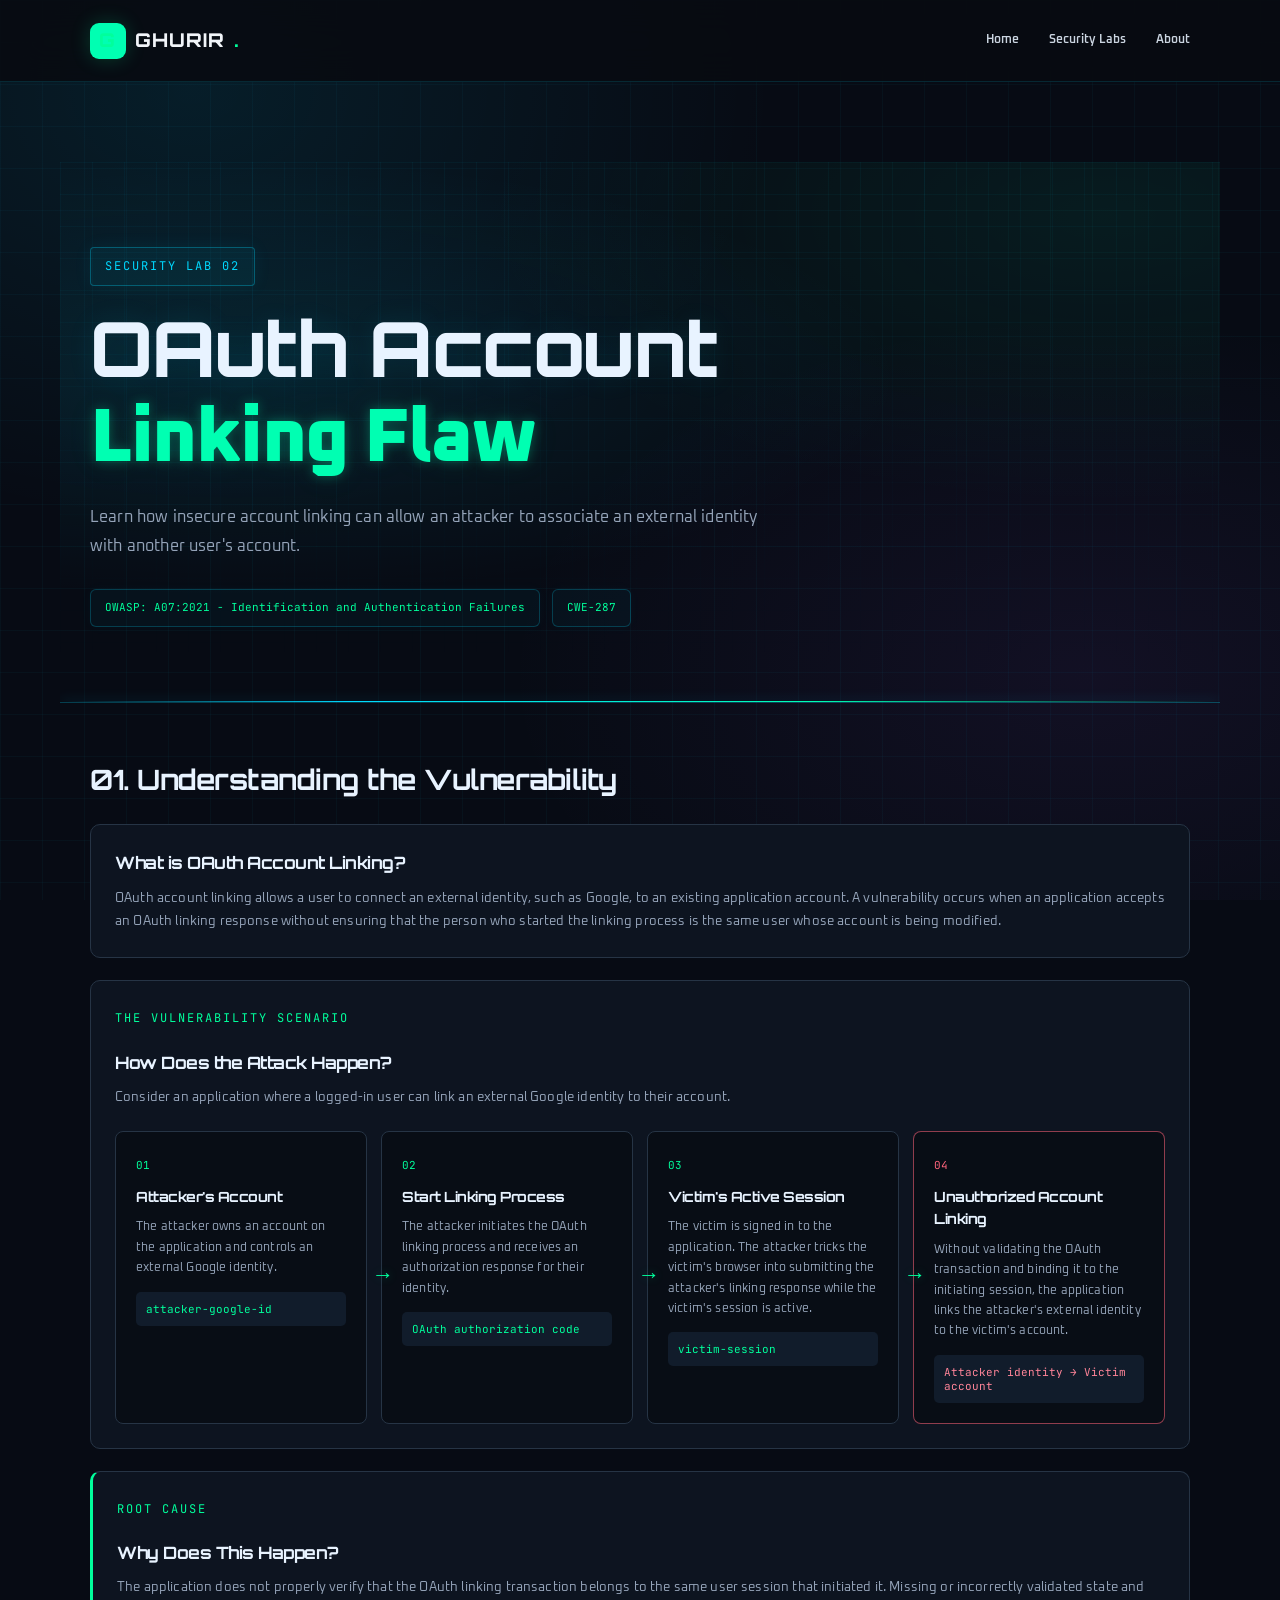
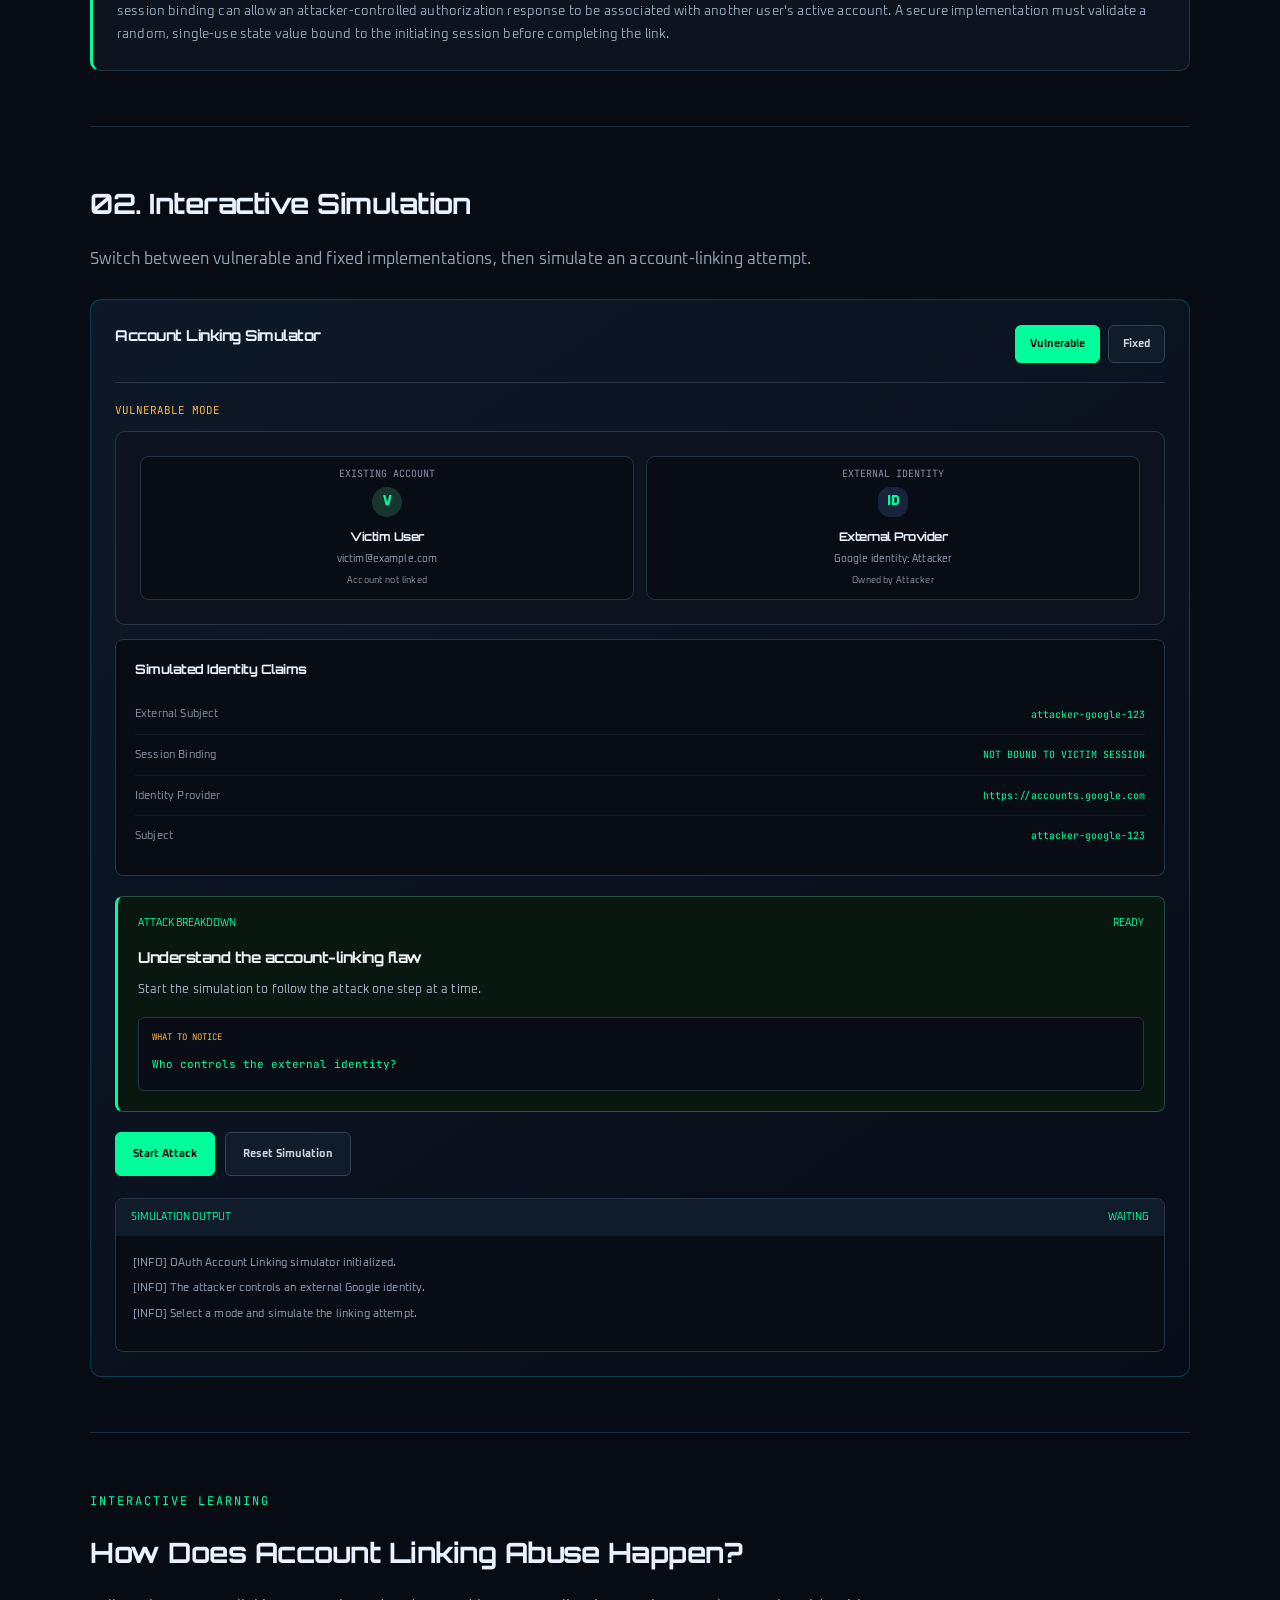
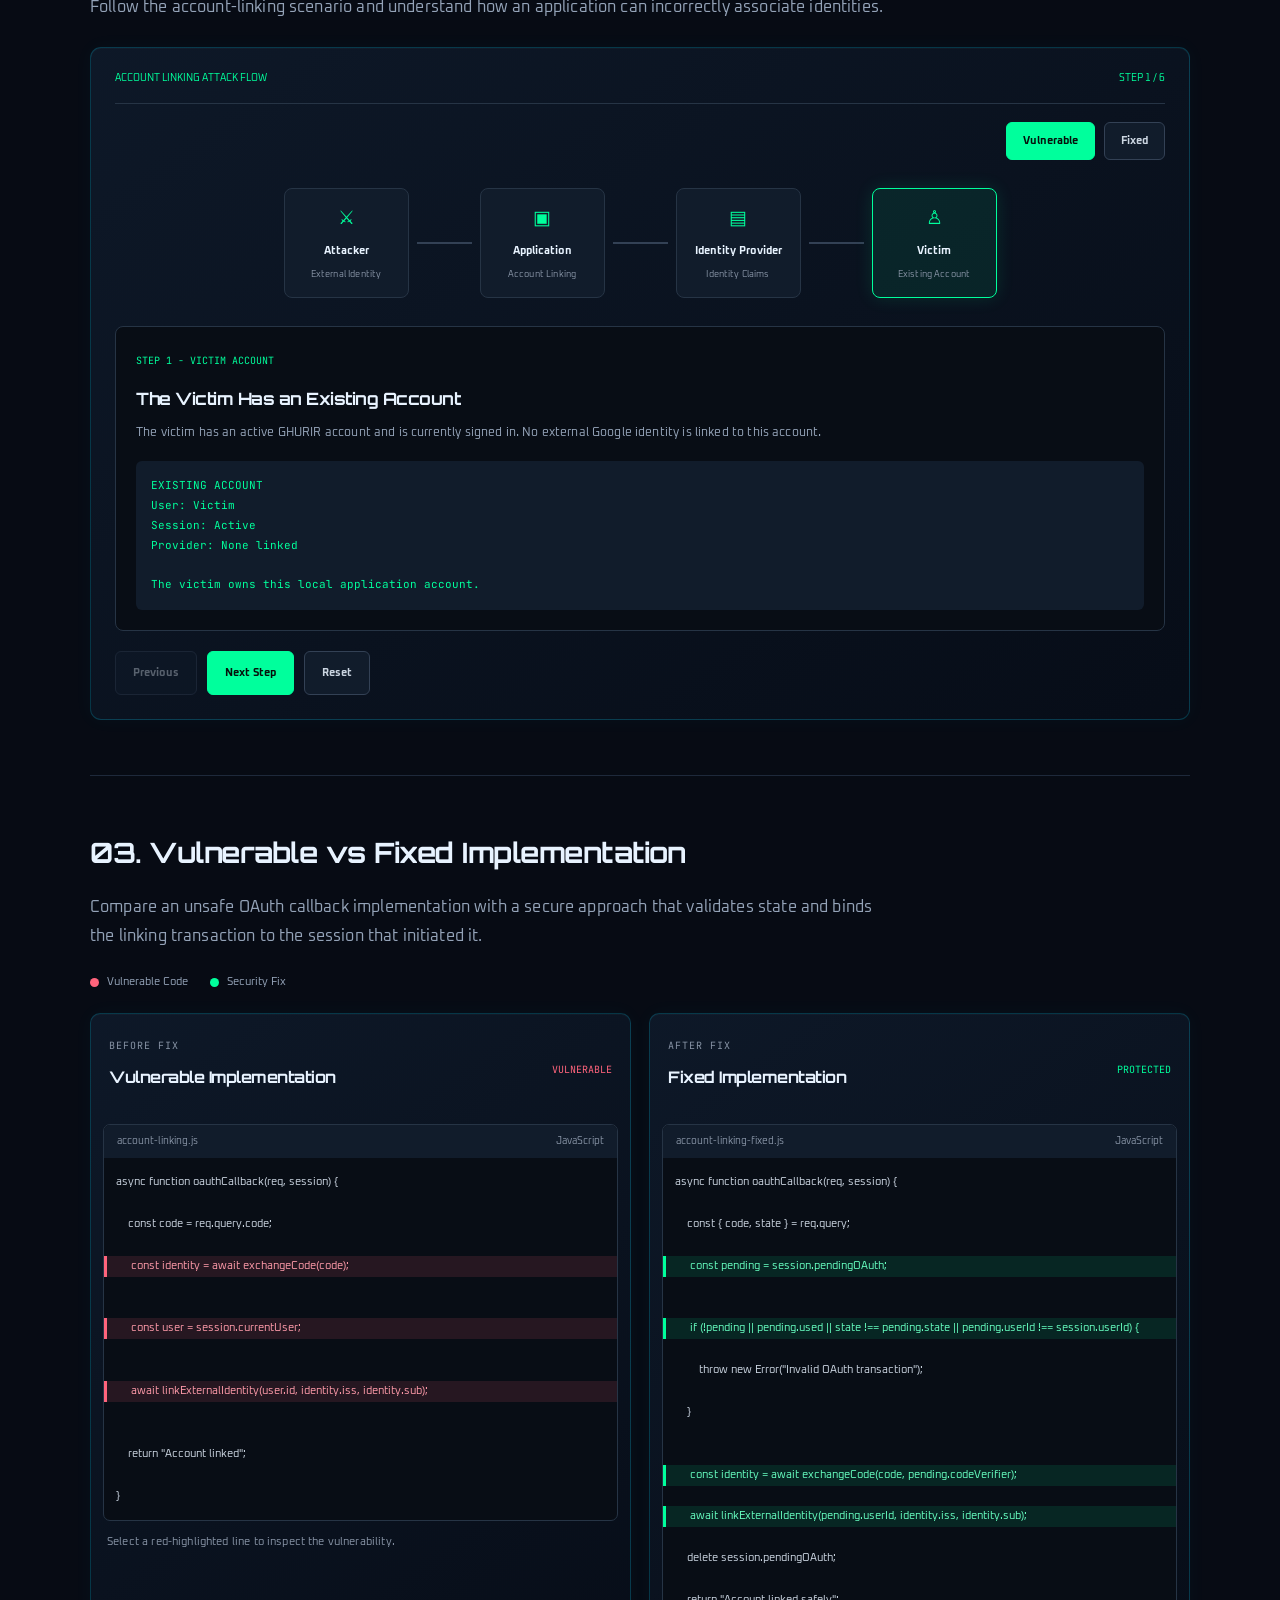
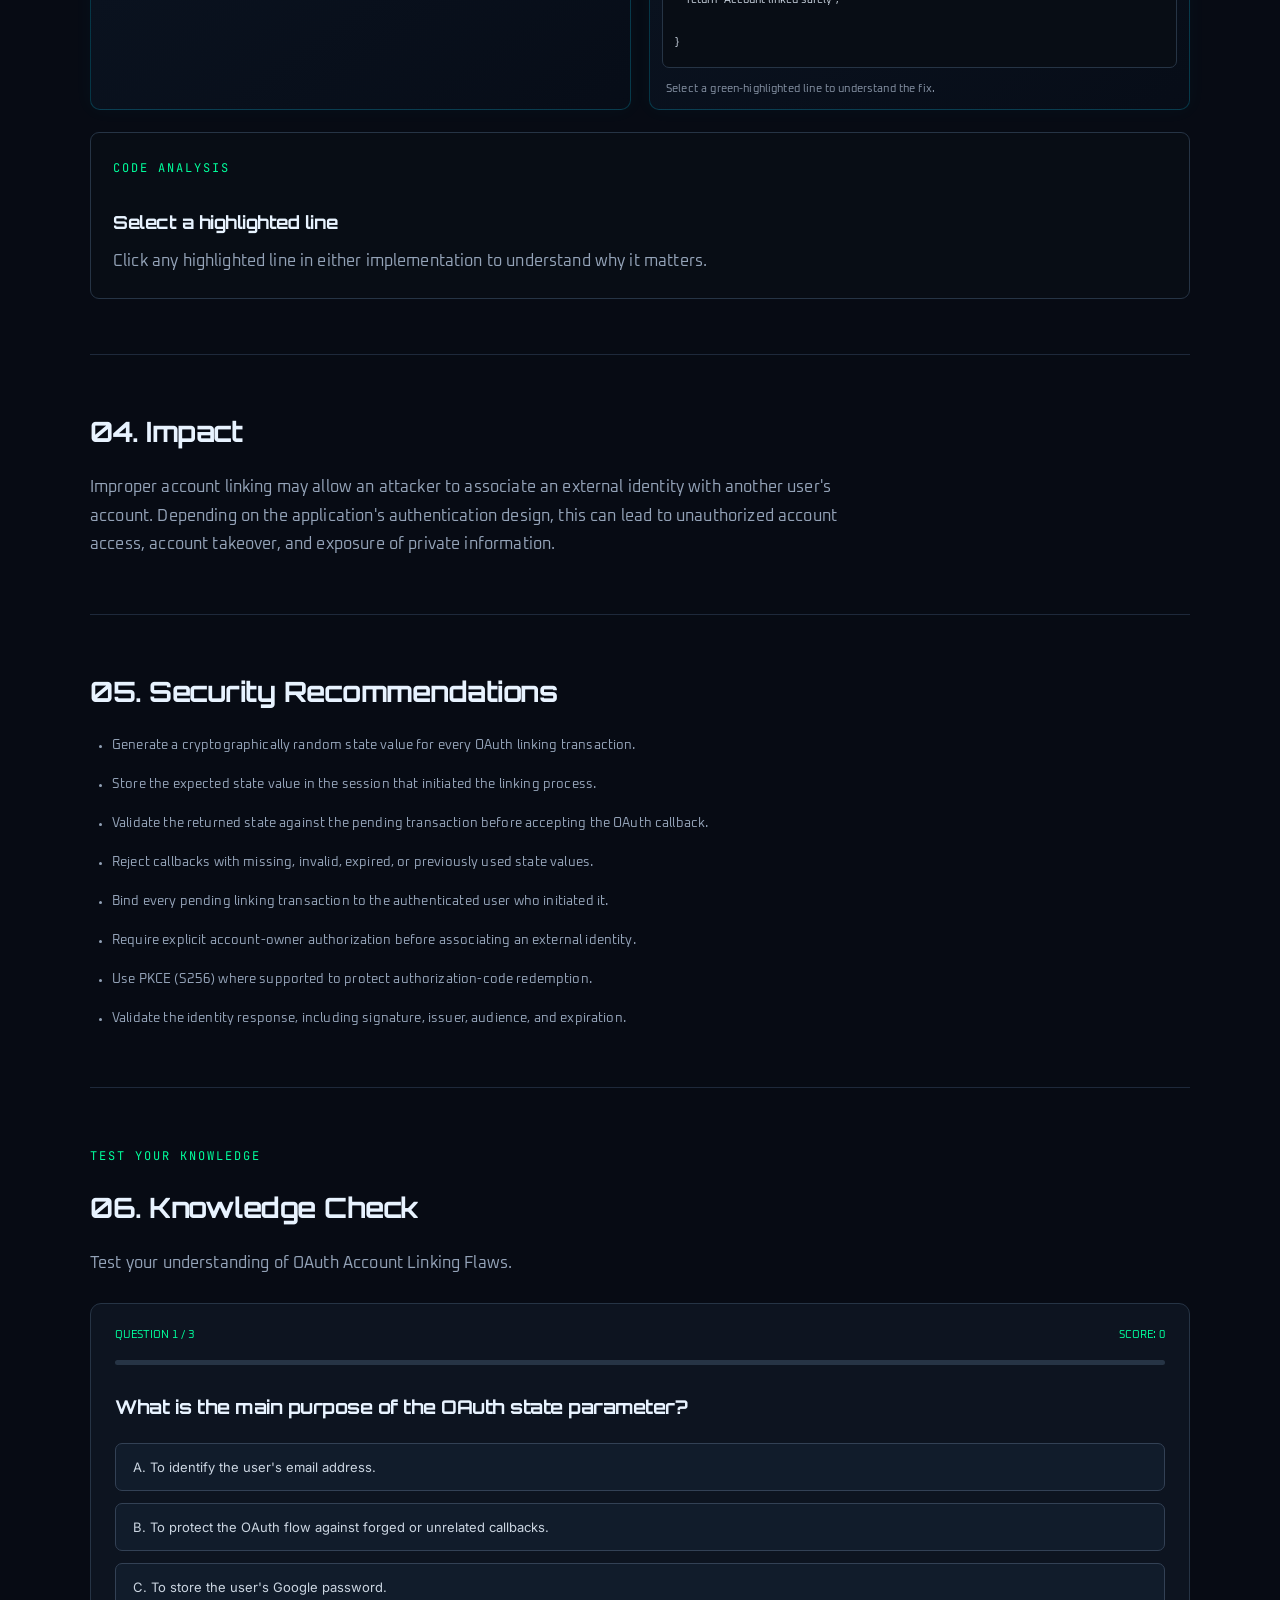
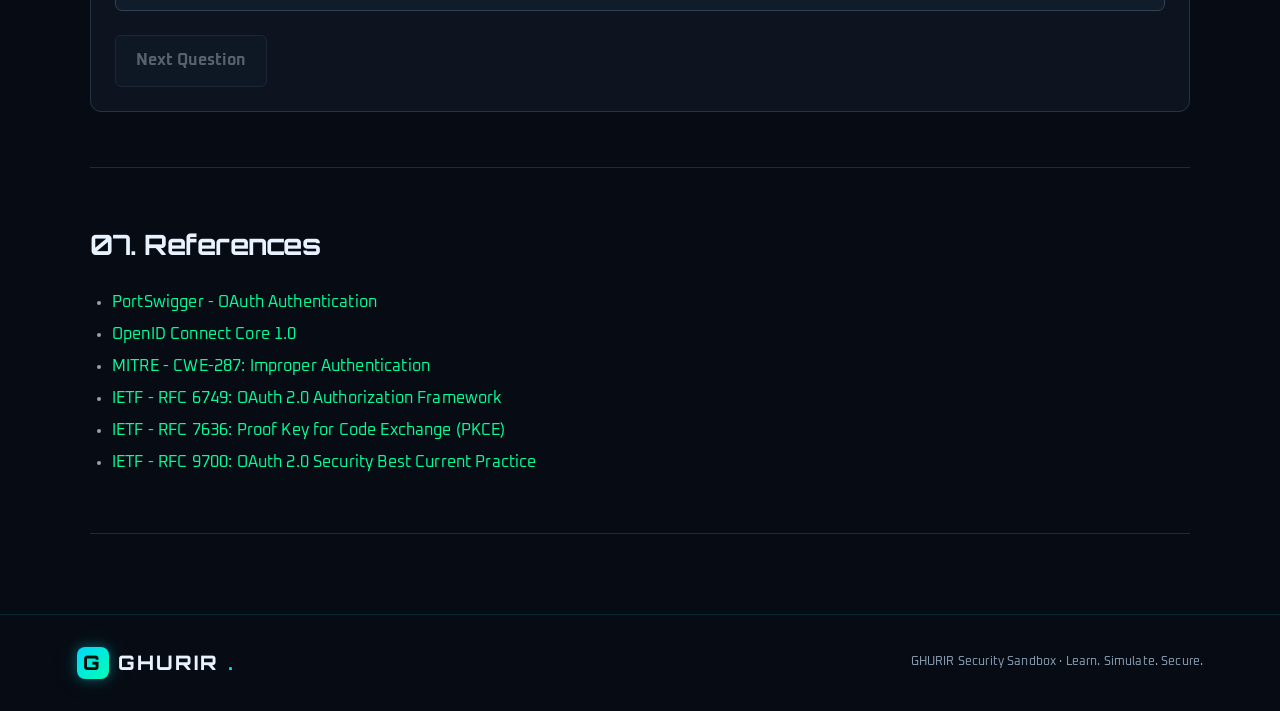
<file: pages/oauth-linking.html>
<!DOCTYPE html>
<html lang="en">
<head>
    <meta charset="UTF-8">
    <meta name="viewport" content="width=device-width, initial-scale=1.0">
    <meta name="description" content="Interactive OAuth Account Linking Security Lab">
    <title>OAuth Account Linking | GHURIR</title>

    <link rel="stylesheet" href="../css/style.css">
    <link rel="stylesheet" href="../css/lab.css">
</head>

<body>

<header class="navbar">
    <a href="../index.html" class="logo">
            <span class="logo-icon">G</span>
            GHURIR <span class="logo-dot">.</span>
        </a>

    <nav class="nav-links">
        <a href="../index.html">Home</a>
        <a href="../index.html#labs">Security Labs</a>
        <a href="../index.html#about">About</a>
    </nav>

</header>

<main class="lab-container">

    <!-- HERO -->

    <section class="lab-hero">
        <span class="lab-label">SECURITY LAB 02</span>

        <h1>OAuth Account <span>Linking Flaw</span></h1>

        <p>
            Learn how insecure account linking can allow an attacker
            to associate an external identity with another user's account.
        </p>

        <div class="lab-meta">
            <span>OWASP: A07:2021 - Identification and Authentication Failures</span>
            <span>CWE-287</span>
        </div>
    </section>


    <!-- UNDERSTANDING -->

    <section class="lab-section">
        <h2>01. Understanding the Vulnerability</h2>

        <div class="oauth-understanding-intro">
            <h3>What is OAuth Account Linking?</h3>
            <p>
                OAuth account linking allows a user to connect an external
                identity, such as Google, to an existing application account.
                A vulnerability occurs when an application accepts an OAuth
                linking response without ensuring that the person who started
                the linking process is the same user whose account is being modified.
            </p>
        </div>

        <div class="oauth-scenario">
            <div class="oauth-scenario-heading">
                <span class="lab-label">THE VULNERABILITY SCENARIO</span>
                <h3>How Does the Attack Happen?</h3>
                <p>
                    Consider an application where a logged-in user can link
                    an external Google identity to their account.
                </p>
            </div>

            <div class="oauth-scenario-grid">
                <article class="oauth-scenario-card">
                    <span class="scenario-number">01</span>
                    <h4>Attacker's Account</h4>
                    <p>
                        The attacker owns an account on the application and
                        controls an external Google identity.
                    </p>
                    <code>attacker-google-id</code>
                </article>

                <article class="oauth-scenario-card">
                    <span class="scenario-number">02</span>
                    <h4>Start Linking Process</h4>
                    <p>
                        The attacker initiates the OAuth linking process and
                        receives an authorization response for their identity.
                    </p>
                    <code>OAuth authorization code</code>
                </article>

                <article class="oauth-scenario-card">
                    <span class="scenario-number">03</span>
                    <h4>Victim's Active Session</h4>
                    <p>
                        The victim is signed in to the application. The attacker
                        tricks the victim's browser into submitting the attacker's
                        linking response while the victim's session is active.
                    </p>
                    <code>victim-session</code>
                </article>

                <article class="oauth-scenario-card scenario-danger">
                    <span class="scenario-number">04</span>
                    <h4>Unauthorized Account Linking</h4>
                    <p>
                        Without validating the OAuth transaction and binding it
                        to the initiating session, the application links the
                        attacker's external identity to the victim's account.
                    </p>
                    <code>Attacker identity → Victim account</code>
                </article>
            </div>
        </div>

        <div class="oauth-root-cause">
            <span class="lab-label">ROOT CAUSE</span>
            <h3>Why Does This Happen?</h3>
            <p>
                The application does not properly verify that the OAuth linking
                transaction belongs to the same user session that initiated it.
                Missing or incorrectly validated state and session binding can
                allow an attacker-controlled authorization response to be
                associated with another user's active account. A secure
                implementation must validate a random, single-use state value
                bound to the initiating session before completing the link.
            </p>
        </div>
    </section>


    <!-- SIMULATION -->



    <section class="lab-section" id="oauthSimulation">
        <h2>02. Interactive Simulation</h2>

        <p>
            Switch between vulnerable and fixed implementations,
            then simulate an account-linking attempt.
        </p>

        <div class="oauth-simulator">

            <div class="oauth-sim-header">
                <h3>Account Linking Simulator</h3>

                <div class="oauth-mode-switch">
                    <button type="button"
                            id="oauthVulnerableBtn"
                            class="oauth-mode-btn active">
                        Vulnerable
                    </button>

                    <button type="button"
                            id="oauthFixedBtn"
                            class="oauth-mode-btn">
                        Fixed
                    </button>
                </div>
            </div>

            <div class="oauth-mode-status" id="oauthModeStatus">
                VULNERABLE MODE
            </div>

            <div class="oauth-scenario">

                <div class="oauth-user-card">
                    <span>EXISTING ACCOUNT</span>
                    <div class="oauth-avatar">V</div>
                    <h4>Victim User</h4>
                    <p>victim@example.com</p>
                    <small id="victimAccountStatus">Account not linked</small>
                </div>

                <div class="oauth-provider-card">
                    <span>EXTERNAL IDENTITY</span>
                    <div class="oauth-provider-icon">ID</div>
                    <h4>External Provider</h4>
                    <p id="externalEmail">Google identity: Attacker</p>
                    <small id="externalIdentityStatus">Unverified identity</small>
                </div>

            </div>

            <div class="oauth-input-panel">
                <h4>Simulated Identity Claims</h4>

                <div class="oauth-claim">
                    <label>External Subject</label>
                    <code id="claimEmail">attacker-google-123</code>
                </div>

                <div class="oauth-claim">
                    <label>Session Binding</label>
                    <code id="claimVerified">NOT BOUND TO VICTIM SESSION</code>
                </div>

                <div class="oauth-claim">
                    <label>Identity Provider</label>
                    <code>https://accounts.google.com</code>
                </div>

                <div class="oauth-claim">
                    <label>Subject</label>
                    <code>attacker-google-123</code>
                </div>
            </div>

            <div class="oauth-attack-breakdown">
                <div class="oauth-breakdown-header">
                    <span>ATTACK BREAKDOWN</span>
                    <span id="oauthAttackProgress">READY</span>
                </div>
                <h4 id="oauthAttackTitle">Understand the account-linking flaw</h4>
                <p id="oauthAttackDescription">
                    Start the simulation to follow the attack one step at a time.
                </p>
                <div class="oauth-attack-detail" id="oauthAttackDetail">
                    <span>WHAT TO NOTICE</span>
                    <code>Who controls the external identity?</code>
                </div>
            </div>

            <div class="oauth-actions">
                <button type="button" id="oauthAttackBtn">
                    Simulate Account Linking
                </button>

                <button type="button" id="oauthResetBtn">
                    Reset Simulation
                </button>
            </div>

            <div class="oauth-output">
                <div class="oauth-output-header">
                    <span>SIMULATION OUTPUT</span>
                    <span id="oauthResultStatus">WAITING</span>
                </div>

                <div id="oauthLog" aria-live="polite">
                    <p>[INFO] OAuth Account Linking simulator initialized.</p>
                    <p>Select a mode and simulate an account-linking attempt.</p>
                </div>
            </div>

        </div>
    </section>


    <!-- ATTACK WALKTHROUGH -->

    <section class="lab-section">
        <span class="lab-label">INTERACTIVE LEARNING</span>
        <h2>How Does Account Linking Abuse Happen?</h2>

        <p>
            Follow the account-linking scenario and understand
            how an application can incorrectly associate identities.
        </p>

        <div class="oauth-walkthrough" id="oauthWalkthrough">

            <div class="oauth-walkthrough-header">
                <span>ACCOUNT LINKING ATTACK FLOW</span>
                <span id="oauthWalkProgress">STEP 0 / 5</span>
            </div>

            <div class="oauth-walk-mode-switch">
                <button type="button"
                        id="oauthWalkVulnerableBtn"
                        class="oauth-walk-mode-btn active">
                    Vulnerable
                </button>
                <button type="button"
                        id="oauthWalkFixedBtn"
                        class="oauth-walk-mode-btn">
                    Fixed
                </button>
            </div>

            <div class="oauth-flow">
                <div class="oauth-flow-node" id="oauthAttackerNode">
                    <span>⚔</span>
                    <strong>Attacker</strong>
                    <small>External Identity</small>
                </div>

                <div class="oauth-flow-line" id="oauthLine1"></div>

                <div class="oauth-flow-node" id="oauthAppNode">
                    <span>▣</span>
                    <strong>Application</strong>
                    <small>Account Linking</small>
                </div>

                <div class="oauth-flow-line" id="oauthLine2"></div>

                <div class="oauth-flow-node" id="oauthProviderNode">
                    <span>▤</span>
                    <strong>Identity Provider</strong>
                    <small>Identity Claims</small>
                </div>

                <div class="oauth-flow-line" id="oauthLine3"></div>

                <div class="oauth-flow-node" id="oauthVictimNode">
                    <span>♙</span>
                    <strong>Victim</strong>
                    <small>Existing Account</small>
                </div>
            </div>

            <div class="oauth-step-panel">
                <span id="oauthWalkLabel">READY TO BEGIN</span>
                <h3 id="oauthWalkTitle">Understand the Attack</h3>
                <p id="oauthWalkDescription">
                    Start the walkthrough to see how unsafe account linking works.
                </p>

                <pre id="oauthWalkDetails">Waiting for simulation...</pre>
            </div>

            <div class="oauth-walk-controls">
                <button type="button" id="oauthWalkPrevious" disabled>
                    Previous
                </button>

                <button type="button" id="oauthWalkNext">
                    Start Simulation
                </button>

                <button type="button" id="oauthWalkReset">
                    Reset
                </button>
            </div>

        </div>
    </section>


    <!-- VULNERABLE IMPLEMENTATION -->

    <section class="lab-section" id="oauthCodeComparison">
        <h2>03. Vulnerable vs Fixed Implementation</h2>

        <p>
            Compare an unsafe OAuth callback implementation with a secure
            approach that validates state and binds the linking transaction
            to the session that initiated it.
        </p>

        <div class="comparison-legend">
            <span><i class="legend-dot vulnerable-dot"></i> Vulnerable Code</span>
            <span><i class="legend-dot fixed-dot"></i> Security Fix</span>
        </div>

        <div class="code-comparison-grid">

            <article class="comparison-card vulnerable-card">
                <div class="comparison-card-header">
                    <div>
                        <span class="code-label">BEFORE FIX</span>
                        <h3>Vulnerable Implementation</h3>
                    </div>
                    <span class="code-status">VULNERABLE</span>
                </div>

                <div class="code-window">
                    <div class="code-window-bar">
                        <span>account-linking.js</span>
                        <span>JavaScript</span>
                    </div>
                    <pre class="comparison-code"><code><span class="code-line">async function oauthCallback(req, session) {</span>
<span class="code-line">    const code = req.query.code;</span>
<span class="code-line critical-line" data-explanation="The application reads the authorization code but never validates the returned OAuth state against a pending transaction stored in the initiating session.">    const identity = await exchangeCode(code);</span>
<span class="code-line"></span>
<span class="code-line critical-line" data-explanation="The application uses whichever user happens to be logged in when the callback arrives, instead of verifying which user initiated the linking transaction.">    const user = session.currentUser;</span>
<span class="code-line"></span>
<span class="code-line critical-line" data-explanation="This attaches the attacker's external identity to the victim's account when the victim's session receives the attacker's callback.">    await linkExternalIdentity(user.id, identity.iss, identity.sub);</span>
<span class="code-line"></span>
<span class="code-line">    return "Account linked";</span>
<span class="code-line">}</span></code></pre>
                </div>

                <p class="code-hint">Select a red-highlighted line to inspect the vulnerability.</p>
            </article>

            <article class="comparison-card fixed-card">
                <div class="comparison-card-header">
                    <div>
                        <span class="code-label">AFTER FIX</span>
                        <h3>Fixed Implementation</h3>
                    </div>
                    <span class="code-status">PROTECTED</span>
                </div>

                <div class="code-window">
                    <div class="code-window-bar">
                        <span>account-linking-fixed.js</span>
                        <span>JavaScript</span>
                    </div>
                    <pre class="comparison-code"><code><span class="code-line">async function oauthCallback(req, session) {</span>
<span class="code-line">    const { code, state } = req.query;</span>
<span class="code-line fix-line" data-explanation="The application retrieves the pending OAuth transaction stored in the current browser session. The transaction contains the expected state and the user who initiated linking.">    const pending = session.pendingOAuth;</span>
<span class="code-line"></span>
<span class="code-line fix-line" data-explanation="The callback is rejected unless the state matches the session-bound transaction, the transaction is unused, and the authenticated user is the original initiator.">    if (!pending || pending.used || state !== pending.state || pending.userId !== session.userId) {</span>
<span class="code-line">        throw new Error("Invalid OAuth transaction");</span>
<span class="code-line">    }</span>
<span class="code-line"></span>
<span class="code-line fix-line" data-explanation="The authorization code is redeemed only after the transaction checks pass. A real implementation should also validate the provider response and use PKCE where supported.">    const identity = await exchangeCode(code, pending.codeVerifier);</span>
<span class="code-line fix-line" data-explanation="The identity is linked to the user recorded in the original pending transaction, not simply whichever account happens to be active during the callback.">    await linkExternalIdentity(pending.userId, identity.iss, identity.sub);</span>
<span class="code-line">    delete session.pendingOAuth;</span>
<span class="code-line">    return "Account linked safely";</span>
<span class="code-line">}</span></code></pre>
                </div>

                <p class="code-hint">Select a green-highlighted line to understand the fix.</p>
            </article>

        </div>

        <div class="code-explanation" id="codeExplanation">
            <span class="lab-label">CODE ANALYSIS</span>
            <h3 id="codeExplanationTitle">Select a highlighted line</h3>
            <p id="codeExplanationText">
                Click any highlighted line in either implementation to understand why it matters.
            </p>
        </div>

    </section>


    <!-- IMPACT -->

    <section class="lab-section">
        <h2>04. Impact</h2>

        <p>
            Improper account linking may allow an attacker to associate
            an external identity with another user's account.
            Depending on the application's authentication design,
            this can lead to unauthorized account access,
            account takeover, and exposure of private information.
        </p>
    </section>


    <!-- FIX EXPLANATION -->

    <section class="lab-section">
        <h2>05. Security Recommendations</h2>

        <ul class="oauth-recommendations">
            <li>Generate a cryptographically random state value for every OAuth linking transaction.</li>
            <li>Store the expected state value in the session that initiated the linking process.</li>
            <li>Validate the returned state against the pending transaction before accepting the OAuth callback.</li>
            <li>Reject callbacks with missing, invalid, expired, or previously used state values.</li>
            <li>Bind every pending linking transaction to the authenticated user who initiated it.</li>
            <li>Require explicit account-owner authorization before associating an external identity.</li>
            <li>Use PKCE (S256) where supported to protect authorization-code redemption.</li>
            <li>Validate the identity response, including signature, issuer, audience, and expiration.</li>
        </ul>
    </section>




 <!-- KNOWLEDGE CHECK -->

    <section class="lab-section" id="oauthKnowledgeCheck">
        <span class="lab-label">TEST YOUR KNOWLEDGE</span>
        <h2>06. Knowledge Check</h2>

        <p>
            Test your understanding of OAuth Account Linking Flaws.
        </p>

        <div class="quiz-container oauth-quiz" id="oauthQuiz">
            <div class="oauth-quiz-placeholder">
                Knowledge Check will be available soon.
            </div>
        </div>
    </section>

    <!-- REFERENCES -->

    <section class="lab-section">
        <h2>07. References</h2>

        <ul>
            <li>
                <a href="https://portswigger.net/web-security/oauth"
                   target="_blank" rel="noopener noreferrer">
                    PortSwigger - OAuth Authentication
                </a>
            </li>

            <li>
                <a href="https://openid.net/specs/openid-connect-core-1_0.html"
                   target="_blank" rel="noopener noreferrer">
                    OpenID Connect Core 1.0
                </a>
            </li>

            <li>
                <a href="https://cwe.mitre.org/data/definitions/287.html"
                   target="_blank" rel="noopener noreferrer">
                    MITRE - CWE-287: Improper Authentication
                </a>
            </li>
            <li>
                <a href="https://datatracker.ietf.org/doc/html/rfc6749"
                   target="_blank" rel="noopener noreferrer">
                    IETF - RFC 6749: OAuth 2.0 Authorization Framework
                </a>
            </li>

            <li>
                <a href="https://datatracker.ietf.org/doc/html/rfc7636"
                   target="_blank" rel="noopener noreferrer">
                    IETF - RFC 7636: Proof Key for Code Exchange (PKCE)
                </a>
            </li>

            <li>
                <a href="https://datatracker.ietf.org/doc/html/rfc9700"
                   target="_blank" rel="noopener noreferrer">
                    IETF - RFC 9700: OAuth 2.0 Security Best Current Practice
                </a>
            </li>
        </ul>
    </section>

</main>

<footer class="footer">
    <a href="../index.html" class="logo">
        <span class="logo-mark">G</span>
        GHURIR<span class="logo-dot">.</span>
    </a>

    <p>GHURIR Security Sandbox · Learn. Simulate. Secure.</p>
</footer>

<script src="../js/oauth-linking.js"></script>

</body>
</html>
</file>
<file: css/style.css>
@import url('https://fonts.googleapis.com/css2?family=Inter:wght@400;500;600;700;800;900&family=JetBrains+Mono:wght@400;500;600&family=Orbitron:wght@400;500;600;700;800&family=Oxanium:wght@400;500;600;700;800&display=swap');

:root {
    --bg: #080b12;
    --bg-secondary: #0d121c;
    --surface: #111925;
    --surface-hover: #162231;
    --primary: #00ff9c;
    --primary-dark: #00cc7d;
    --text: #f1f5f9;
    --muted: #8793a5;
    --border: rgba(255,255,255,0.08);
    --font-main: 'Inter', sans-serif;
    --font-code: 'JetBrains Mono', monospace;
}

* {
    margin: 0;
    padding: 0;
    box-sizing: border-box;
}

html {
    scroll-behavior: smooth;
    scroll-padding-top: 90px;
}

body {
    background: var(--bg);
    color: var(--text);
    font-family: var(--font-main);
    line-height: 1.6;
    overflow-x: hidden;
}

a {
    color: inherit;
    text-decoration: none;
}

button, input {
    font: inherit;
}

::selection {
    background: var(--primary);
    color: #06110c;
}

.container {
    width: min(1180px, calc(100% - 48px));
    margin-inline: auto;
}

.section-label {
    color: var(--primary);
    font-family: var(--font-code);
    font-size: 11px;
    font-weight: 600;
    letter-spacing: 2px;
}

.logo {
    display: inline-flex;
    align-items: center;
    gap: 9px;
    font-size: 20px;
    font-weight: 900;
    letter-spacing: 2px;
}

.logo-mark {
    display: grid;
    place-items: center;
    width: 32px;
    height: 32px;
    border-radius: 9px;
    background: var(--primary);
    color: #06110c;
    font-weight: 900;
    box-shadow: 0 0 20px rgba(0,255,156,.2);
}

.logo-dot {
    color: var(--primary);
}

.primary-button,
.secondary-button {
    display: inline-flex;
    align-items: center;
    justify-content: center;
    gap: 12px;
    min-height: 48px;
    padding: 0 22px;
    border-radius: 7px;
    font-size: 13px;
    font-weight: 700;
    transition: .25s ease;
}

.primary-button {
    background: var(--primary);
    color: #06110c;
}

.primary-button:hover {
    background: #62ffc0;
    transform: translateY(-3px);
    box-shadow: 0 8px 30px rgba(0,255,156,.18);
}

.secondary-button {
    border: 1px solid var(--border);
    color: var(--text);
}

.secondary-button:hover {
    border-color: var(--primary);
    color: var(--primary);
}

.footer {
    border-top: 1px solid var(--border);
    padding: 32px 6%;
    display: flex;
    align-items: center;
    justify-content: space-between;
    gap: 20px;
    color: var(--muted);
    font-size: 12px;
}

.footer .logo {
    color: var(--text);
}

@media (max-width: 700px) {
    .footer {
        flex-direction: column;
        text-align: center;
    }
}

/* ==========================================
   GHURIR — CYBER OPERATIONS VISUAL IDENTITY
========================================== */

:root {
    --bg: #070b14;
    --bg-secondary: #0a1220;
    --surface: #0e1929;
    --surface-hover: #14243a;
    --primary: #00ffb2;
    --primary-dark: #00d99a;
    --cyan: #00d9ff;
    --purple: #a855f7;
    --text: #e8f3ff;
    --muted: #8ca2b8;
    --border: rgba(0, 217, 255, 0.14);
    --font-display: 'Orbitron', sans-serif;
    --font-tech: 'Oxanium', sans-serif;
    --font-main: 'Inter', sans-serif;
    --font-code: 'JetBrains Mono', monospace;
}

body {
    background-color: var(--bg);
    background-image:
        linear-gradient(rgba(0, 217, 255, 0.035) 1px, transparent 1px),
        linear-gradient(90deg, rgba(0, 217, 255, 0.035) 1px, transparent 1px),
        radial-gradient(ellipse at 15% 10%, rgba(0, 217, 255, 0.09), transparent 38%),
        radial-gradient(ellipse at 85% 75%, rgba(168, 85, 247, 0.07), transparent 38%);
    background-size: 42px 42px, 42px 42px, auto, auto;
    background-attachment: fixed;
}

h1, h2, h3 {
    text-wrap: balance;
}

.logo {
    font-family: var(--font-display);
    letter-spacing: 2px;
}

.logo-mark,
.logo-icon {
    border-radius: 8px;
    background: linear-gradient(135deg, var(--cyan), var(--primary));
    box-shadow:
        0 0 12px rgba(0, 217, 255, 0.35),
        0 0 28px rgba(0, 255, 178, 0.12);
}

.logo-dot {
    color: var(--cyan);
}

.section-label,
.eyebrow,
.status-dot {
    font-family: var(--font-code);
}

.primary-button,
.nav-button {
    background: linear-gradient(110deg, var(--primary), var(--cyan));
    color: #041018;
    border: 1px solid rgba(0, 217, 255, 0.5);
    box-shadow: 0 0 18px rgba(0, 217, 255, 0.13);
}

.primary-button:hover,
.nav-button:hover {
    box-shadow:
        0 0 16px rgba(0, 255, 178, 0.3),
        0 0 35px rgba(0, 217, 255, 0.18);
    transform: translateY(-3px);
}

.secondary-button {
    border-color: rgba(0, 217, 255, 0.28);
    background: rgba(10, 18, 32, 0.55);
}

.secondary-button:hover {
    border-color: var(--cyan);
    color: var(--cyan);
    box-shadow: 0 0 18px rgba(0, 217, 255, 0.1);
}

::selection {
    background: var(--cyan);
    color: #061018;
}

:focus-visible {
    outline: 2px solid var(--cyan);
    outline-offset: 4px;
}

@media (prefers-reduced-motion: no-preference) {
    .logo-mark {
        animation: ghurirPulse 4s ease-in-out infinite;
    }

    @keyframes ghurirPulse {
        0%, 100% {
            box-shadow: 0 0 12px rgba(0, 217, 255, 0.25);
        }
        50% {
            box-shadow:
                0 0 18px rgba(0, 217, 255, 0.5),
                0 0 32px rgba(0, 255, 178, 0.16);
        }
    }
}

/* ==========================================
   FUTURISTIC CYBER TYPOGRAPHY
========================================== */

body,
body * {
    font-family: 'Oxanium', sans-serif;
}

h1, h2, h3, h4, h5, h6 {
    font-family: 'Orbitron', sans-serif;
    letter-spacing: -0.5px;
}

.logo,
.logo span,
.navbar .logo {
    font-family: 'Orbitron', sans-serif !important;
    font-weight: 800;
    letter-spacing: 2px;
}

button,
a,
input,
select,
textarea {
    font-family: 'Oxanium', sans-serif;
}

.lab-label,
code,
pre,
.terminal,
.terminal *,
.quiz-header,
.upload-log,
.upload-mode-status {
    font-family: 'JetBrains Mono', monospace !important;
}

p, li, small, label {
    font-family: 'Oxanium', sans-serif;
    letter-spacing: 0.15px;
}
</file>
<file: css/lab.css>
/* ==============================
   GHURIR - SECURITY LAB STYLES
================================ */

.lab-container {
    width: min(1100px, 90%);
    margin: 0 auto;
    padding: 80px 0;
}

.lab-hero {
    padding: 70px 0;
    border-bottom: 1px solid var(--border, #1e293b);
}

.lab-label {
    display: inline-block;
    color: #00ff9c;
    font-family: "JetBrains Mono", monospace;
    font-size: 12px;
    letter-spacing: 2px;
    margin-bottom: 20px;
}

.lab-hero h1 {
    font-size: clamp(42px, 7vw, 76px);
    line-height: 1.1;
    margin-bottom: 22px;
}

.lab-hero h1 span {
    color: #00ff9c;
}

.lab-hero p,
.lab-section > p {
    color: #94a3b8;
    line-height: 1.8;
    max-width: 800px;
}

.lab-meta {
    display: flex;
    flex-wrap: wrap;
    gap: 12px;
    margin-top: 28px;
}

.lab-meta span {
    padding: 9px 14px;
    border: 1px solid #263445;
    border-radius: 6px;
    color: #00ff9c;
    font-family: "JetBrains Mono", monospace;
    font-size: 11px;
}

.lab-section {
    padding: 55px 0;
    border-bottom: 1px solid #1e293b;
}

.lab-section h2 {
    font-size: 28px;
    margin-bottom: 18px;
}

.lab-section h3 {
    font-size: 16px;
    margin-bottom: 16px;
}

.simulation-panel {
    margin-top: 28px;
    padding: 26px;
    background: #0d1420;
    border: 1px solid #263445;
    border-radius: 12px;
}

.simulation-header,
.simulation-status {
    display: flex;
    justify-content: space-between;
    align-items: center;
    flex-wrap: wrap;
    gap: 16px;
}

.simulation-header {
    padding-bottom: 22px;
    border-bottom: 1px solid #263445;
    font-weight: 700;
}

.mode-switch {
    display: flex;
    gap: 8px;
}

.mode-btn,
.payload-btn,
.secondary-btn {
    padding: 10px 14px;
    border: 1px solid #334155;
    border-radius: 6px;
    background: #111c2b;
    color: #cbd5e1;
    cursor: pointer;
    font-family: inherit;
    transition: 0.2s ease;
}

.mode-btn:hover,
.payload-btn:hover,
.secondary-btn:hover {
    border-color: #00ff9c;
    color: #00ff9c;
}

.mode-btn.active {
    background: #00ff9c;
    color: #07110d;
    border-color: #00ff9c;
    font-weight: 700;
}

.simulation-status {
    padding: 18px 0;
    color: #94a3b8;
    font-family: "JetBrains Mono", monospace;
    font-size: 12px;
}

#modeStatus {
    color: #ffb84d;
    font-weight: 700;
}

.payload-section {
    margin-top: 18px;
}

.payload-buttons {
    display: flex;
    flex-wrap: wrap;
    gap: 10px;
}

.payload-btn {
    font-family: "JetBrains Mono", monospace;
    font-size: 11px;
    text-align: left;
}

.payload-btn.selected {
    border-color: #00ff9c;
    color: #00ff9c;
    background: #09251d;
}

.simulation-actions {
    display: flex;
    flex-wrap: wrap;
    gap: 10px;
    margin-top: 26px;
}

.primary-btn {
    padding: 12px 18px;
    border: 1px solid #00ff9c;
    border-radius: 6px;
    background: #00ff9c;
    color: #07110d;
    font-weight: 700;
    cursor: pointer;
    font-family: inherit;
}

.primary-btn:hover {
    background: #00d982;
}

.simulation-output {
    margin-top: 28px;
    padding-top: 22px;
    border-top: 1px solid #263445;
}

.simulation-log {
    min-height: 150px;
    max-height: 300px;
    overflow-y: auto;
    padding: 16px;
    border: 1px solid #263445;
    border-radius: 8px;
    background: #080d15;
    font-family: "JetBrains Mono", monospace;
    font-size: 12px;
}

.simulation-log p {
    margin: 0 0 12px;
    line-height: 1.7;
    overflow-wrap: anywhere;
}

.log-info {
    color: #94a3b8;
}

.log-success {
    color: #00ff9c;
}

.log-warning {
    color: #ffb84d;
}

.log-error {
    color: #ff647c;
}

.code-block {
    margin-top: 22px;
    padding: 24px;
    overflow-x: auto;
    border: 1px solid #263445;
    border-radius: 8px;
    background: #080d15;
    color: #cbd5e1;
    line-height: 1.8;
    font-size: 13px;
}

.lab-section ul {
    padding-left: 22px;
    color: #94a3b8;
    line-height: 2;
}

.lab-section a {
    color: #00ff9c;
    text-decoration: none;
}

.lab-section a:hover {
    text-decoration: underline;
}

@media (max-width: 650px) {
    .lab-container {
        padding: 45px 0;
    }

    .lab-hero {
        padding: 45px 0;
    }

    .lab-section {
        padding: 38px 0;
    }

    .lab-section h2 {
        font-size: 23px;
    }

    .simulation-panel {
        padding: 16px;
    }

    .simulation-header {
        align-items: flex-start;
    }

    .mode-switch {
        width: 100%;
    }

    .mode-btn {
        flex: 1;
    }

    .simulation-actions button {
        width: 100%;
    }
}

/* LAB PAGE NAVIGATION */

.navbar {
    min-height: 82px;
    padding: 0 7%;
    display: flex;
    align-items: center;
    justify-content: space-between;
    border-bottom: 1px solid var(--border);
    background: rgba(8, 11, 18, 0.92);
    backdrop-filter: blur(18px);
    position: sticky;
    top: 0;
    z-index: 100;
}

.logo-icon {
    display: grid;
    place-items: center;
    width: 36px;
    height: 36px;
    border-radius: 9px;
    background: var(--primary);
    color: #06110c;
    font-weight: 900;
    box-shadow: 0 0 20px rgba(0, 255, 156, 0.2);
}

.nav-links {
    display: flex;
    align-items: center;
    gap: 36px;
}

.nav-links a {
    color: var(--muted);
    font-size: 12px;
    font-weight: 600;
    transition: 0.2s;
}

.nav-links a:hover {
    color: var(--primary);
}

.nav-cta {
    padding: 10px 16px;
    border: 1px solid rgba(0, 255, 156, 0.35);
    border-radius: 6px;
    color: var(--primary);
    font-size: 12px;
    font-weight: 700;
    transition: 0.2s;
}

.nav-cta:hover {
    background: rgba(0, 255, 156, 0.09);
}

@media (max-width: 650px) {
    .navbar {
        padding: 0 5%;
    }

    .nav-links {
        display: none;
    }

    .nav-cta {
        font-size: 10px;
        padding: 9px;
    }
}

/* ATTACK WALKTHROUGH */

.walkthrough-panel {
    margin-top: 28px;
    padding: 26px;
    background: #0d1420;
    border: 1px solid #263445;
    border-radius: 12px;
}

.walkthrough-topbar,
.http-example-header {
    display: flex;
    justify-content: space-between;
    align-items: center;
    gap: 12px;
    color: #00ff9c;
    font-family: "JetBrains Mono", monospace;
    font-size: 11px;
}

.walkthrough-topbar {
    padding-bottom: 20px;
    border-bottom: 1px solid #263445;
}

.attack-diagram {
    display: grid;
    grid-template-columns: repeat(7, minmax(0, 1fr));
    align-items: center;
    gap: 8px;
    padding: 45px 0;
}

.attack-node {
    grid-column: span 1;
    min-width: 0;
    min-height: 125px;
    padding: 14px 6px;
    display: flex;
    flex-direction: column;
    justify-content: center;
    align-items: center;
    text-align: center;
    gap: 8px;
    background: #111c2b;
    border: 1px solid #263445;
    border-radius: 10px;
    transition: 0.3s ease;
}

.attack-node.active {
    border-color: #00ff9c;
    background: #09251d;
    box-shadow: 0 0 22px rgba(0,255,156,0.13);
    transform: translateY(-5px);
}

.attack-node.compromised {
    border-color: #ff647c;
    background: #29151d;
    box-shadow: 0 0 22px rgba(255,100,124,0.12);
}

.node-icon {
    font-size: 25px;
    color: #00ff9c;
}

.attack-node strong {
    font-size: 12px;
}

.attack-node small {
    color: #8793a5;
    font-size: 10px;
    overflow-wrap: anywhere;
}

.attack-connection {
    grid-column: span 1;
    min-width: 0;
    text-align: center;
}

.attack-connection span {
    display: block;
    color: #8793a5;
    font-size: 9px;
    margin-bottom: 10px;
}

.attack-connection div {
    height: 2px;
    width: 100%;
    background: #334155;
    position: relative;
}

.attack-connection.active div {
    background: #00ff9c;
    box-shadow: 0 0 10px #00ff9c;
}

.walkthrough-details {
    padding: 24px;
    background: #080d15;
    border: 1px solid #263445;
    border-radius: 9px;
}

.walkthrough-details h3 {
    margin: 12px 0;
    font-size: 22px;
}

.walkthrough-details > p {
    color: #94a3b8;
    line-height: 1.8;
}

.http-example {
    margin-top: 22px;
    border: 1px solid #263445;
    border-radius: 8px;
    overflow: hidden;
}

.http-example-header {
    justify-content: flex-start;
    padding: 13px 16px;
    background: #111c2b;
}

.http-example pre {
    min-height: 100px;
    padding: 18px;
    color: #00ff9c;
    font: 12px/1.8 "JetBrains Mono", monospace;
    white-space: pre-wrap;
    overflow-wrap: anywhere;
}

.walkthrough-controls {
    display: flex;
    flex-wrap: wrap;
    gap: 10px;
    margin-top: 22px;
}

.walkthrough-controls button:disabled {
    opacity: 0.35;
    cursor: not-allowed;
}

@media (max-width: 850px) {
    .attack-diagram {
        grid-template-columns: 1fr;
        gap: 10px;
        padding: 25px 0;
    }

    .attack-node {
        min-height: 95px;
    }

    .attack-connection {
        padding: 4px 0;
    }

    .attack-connection div {
        width: 2px;
        height: 18px;
        margin: auto;
    }

    .walkthrough-controls button {
        flex: 1;
    }
}

@media (max-width: 500px) {
    .walkthrough-panel {
        padding: 14px;
    }

    .walkthrough-details {
        padding: 16px;
    }

    .walkthrough-controls {
        flex-direction: column;
    }

    .walkthrough-controls button {
        width: 100%;
    }
}

/* WALKTHROUGH SCENARIO SWITCH */

.walkthrough-mode-switch {
    display: flex;
    justify-content: space-between;
    align-items: center;
    flex-wrap: wrap;
    gap: 12px;
    margin: 20px 0 5px;
    color: var(--muted);
    font: 11px "JetBrains Mono", monospace;
}

.walkthrough-mode-switch > div {
    display: flex;
    gap: 8px;
}

.walkthrough-mode-btn {
    padding: 9px 15px;
    border: 1px solid #334155;
    border-radius: 6px;
    background: #111c2b;
    color: #cbd5e1;
    cursor: pointer;
    font: 600 11px "Inter", sans-serif;
    transition: 0.2s ease;
}

.walkthrough-mode-btn:hover {
    border-color: #00ff9c;
}

.walkthrough-mode-btn.active {
    background: #00ff9c;
    color: #07110d;
    border-color: #00ff9c;
}

@media (max-width: 500px) {
    .walkthrough-mode-switch {
        align-items: flex-start;
        flex-direction: column;
    }
}


/* INTERACTIVE CODE COMPARISON */

.comparison-legend {
    display: flex;
    flex-wrap: wrap;
    gap: 22px;
    margin: 24px 0;
    color: #94a3b8;
    font: 11px "JetBrains Mono", monospace;
}

.comparison-legend span {
    display: flex;
    align-items: center;
    gap: 8px;
}

.legend-dot {
    width: 9px;
    height: 9px;
    border-radius: 50%;
}

.vulnerable-dot { background: #ff647c; }
.fixed-dot { background: #00ff9c; }

.code-comparison-grid {
    display: grid;
    grid-template-columns: repeat(2, minmax(0, 1fr));
    gap: 18px;
    margin-top: 20px;
}

.comparison-card {
    min-width: 0;
    overflow: hidden;
    border: 1px solid #263445;
    border-radius: 10px;
    background: #0d1420;
}

.vulnerable-card { border-top: 3px solid #ff647c; }
.fixed-card { border-top: 3px solid #00ff9c; }

.comparison-card-header {
    display: flex;
    justify-content: space-between;
    align-items: center;
    flex-wrap: wrap;
    gap: 10px;
    padding: 18px;
}

.code-label {
    color: #8793a5;
    font: 10px "JetBrains Mono", monospace;
    letter-spacing: 1px;
}

.comparison-card-header h3 {
    margin-top: 7px;
    font-size: 16px;
}

.code-status {
    font: 10px "JetBrains Mono", monospace;
    color: #ff647c;
}

.fixed-card .code-status { color: #00ff9c; }

.code-window {
    margin: 0 12px;
    overflow: hidden;
    border: 1px solid #263445;
    border-radius: 7px;
    background: #080d15;
}

.code-window-bar {
    display: flex;
    justify-content: space-between;
    padding: 10px 13px;
    background: #111c2b;
    color: #8793a5;
    font: 10px "JetBrains Mono", monospace;
}

.comparison-code {
    padding: 14px 0;
    overflow-x: auto;
    color: #cbd5e1;
    font: 11px/1.9 "JetBrains Mono", monospace;
}

.code-line {
    display: block;
    width: max-content;
    min-width: 100%;
    padding: 0 12px;
    white-space: pre;
}

.code-line.critical-line,
.code-line.fix-line {
    cursor: pointer;
    transition: background 0.2s;
}

.code-line.critical-line {
    background: rgba(255, 100, 124, 0.12);
    border-left: 3px solid #ff647c;
    color: #ff9baa;
}

.code-line.fix-line {
    background: rgba(0, 255, 156, 0.10);
    border-left: 3px solid #00ff9c;
    color: #67ffc1;
}

.code-line.critical-line:hover {
    background: rgba(255, 100, 124, 0.24);
}

.code-line.fix-line:hover {
    background: rgba(0, 255, 156, 0.22);
}

.code-line.selected {
    outline: 1px solid currentColor;
    outline-offset: -1px;
}

.code-hint {
    padding: 12px 16px;
    color: #8793a5;
    font-size: 11px;
}

.code-explanation {
    margin-top: 22px;
    padding: 22px;
    border: 1px solid #263445;
    border-radius: 9px;
    background: #080d15;
}

.code-explanation h3 {
    margin: 10px 0;
    font-size: 18px;
}

.code-explanation p {
    color: #94a3b8;
    line-height: 1.8;
}

.cache-concepts {
    display: grid;
    grid-template-columns: repeat(2, minmax(0, 1fr));
    gap: 14px;
    margin-top: 18px;
}

.cache-concepts > div {
    padding: 18px;
    background: #0d1420;
    border: 1px solid #263445;
    border-radius: 8px;
}

.cache-concepts h3 {
    margin-bottom: 8px;
    color: #00ff9c;
    font-size: 14px;
}

.cache-concepts p {
    color: #94a3b8;
    font-size: 12px;
    line-height: 1.7;
}

@media (max-width: 900px) {
    .code-comparison-grid {
        grid-template-columns: 1fr;
    }
}

@media (max-width: 550px) {
    .cache-concepts {
        grid-template-columns: 1fr;
    }
}

/* KNOWLEDGE CHECK QUIZ */

.quiz-container {
    margin-top: 25px;
    padding: 26px;
    background: #0d1420;
    border: 1px solid #263445;
    border-radius: 12px;
}

.quiz-header {
    display: flex;
    justify-content: space-between;
    gap: 15px;
    color: #00ff9c;
    font: 11px "JetBrains Mono", monospace;
}

.quiz-progress-track {
    height: 5px;
    margin: 18px 0 28px;
    background: #263445;
    border-radius: 10px;
    overflow: hidden;
}

#quizProgressBar {
    width: 33.33%;
    height: 100%;
    background: #00ff9c;
    transition: width .3s ease;
}

#quizQuestion {
    margin-bottom: 22px;
    font-size: 19px;
    line-height: 1.5;
}

#quizOptions {
    display: grid;
    gap: 12px;
}

.quiz-option {
    width: 100%;
    padding: 15px 17px;
    text-align: left;
    color: #cbd5e1;
    background: #111c2b;
    border: 1px solid #334155;
    border-radius: 7px;
    cursor: pointer;
    font: 13px "Inter", sans-serif;
    transition: .2s ease;
}

.quiz-option:hover:not(:disabled) {
    border-color: #00ff9c;
    transform: translateX(3px);
}

.quiz-option.correct {
    color: #67ffc1;
    border-color: #00ff9c;
    background: rgba(0,255,156,.10);
}

.quiz-option.incorrect {
    color: #ff8a9b;
    border-color: #ff647c;
    background: rgba(255,100,124,.10);
}

.quiz-option:disabled {
    cursor: default;
    opacity: 1;
}

#quizFeedback {
    display: none;
    margin-top: 20px;
    padding: 17px;
    border-radius: 7px;
    background: #111c2b;
    color: #cbd5e1;
    font-size: 13px;
    line-height: 1.8;
}

#quizFeedback.visible {
    display: block;
}

.quiz-controls {
    display: flex;
    gap: 12px;
    margin-top: 24px;
}

.quiz-controls button {
    padding: 12px 20px;
    border: 1px solid #334155;
    border-radius: 6px;
    background: #111c2b;
    color: #cbd5e1;
    font-weight: 700;
    cursor: pointer;
}

#quizNextBtn:not(:disabled),
#quizRestartBtn {
    background: #00ff9c;
    border-color: #00ff9c;
    color: #06110c;
}

.quiz-controls button:disabled {
    opacity: .4;
    cursor: not-allowed;
}

#quizResult {
    margin-top: 25px;
    padding: 25px;
    text-align: center;
    border: 1px solid #263445;
    border-radius: 9px;
    background: #080d15;
}

#quizResult h3 {
    color: #00ff9c;
    font-size: 24px;
    margin-bottom: 10px;
}

#quizResult p {
    color: #94a3b8;
    font-size: 13px;
}

@media (max-width: 600px) {
    .quiz-container {
        padding: 17px;
    }

    #quizQuestion {
        font-size: 16px;
    }

    .quiz-option {
        font-size: 12px;
    }
}

/* ==========================================
   OAUTH ACCOUNT LINKING LAB
========================================== */

.oauth-simulator,
.oauth-walkthrough,
.oauth-quiz {
    margin-top: 25px;
    padding: 24px;
    background: #0d1420;
    border: 1px solid #263445;
    border-radius: 11px;
}

.oauth-sim-header,
.oauth-walkthrough-header {
    display: flex;
    justify-content: space-between;
    align-items: center;
    flex-wrap: wrap;
    gap: 15px;
    padding-bottom: 18px;
    border-bottom: 1px solid #263445;
}

.oauth-sim-header h3 {
    font-size: 15px;
}

.oauth-mode-switch {
    display: flex;
    gap: 8px;
}

.oauth-mode-btn {
    padding: 9px 14px;
    border: 1px solid #334155;
    border-radius: 6px;
    background: #111c2b;
    color: #cbd5e1;
    cursor: pointer;
    font-size: 11px;
    font-weight: 700;
    transition: .2s;
}

.oauth-mode-btn.active {
    background: #00ff9c;
    border-color: #00ff9c;
    color: #06110c;
}

.oauth-mode-status {
    margin-top: 20px;
    color: #ffb547;
    font: 11px "JetBrains Mono", monospace;
}

.oauth-mode-status.fixed {
    color: #00ff9c;
}

.oauth-scenario {
    display: grid;
    grid-template-columns: repeat(2, minmax(0, 1fr));
    gap: 15px;
    margin: 22px 0;
}

.oauth-user-card,
.oauth-provider-card {
    padding: 12px 14px;
    text-align: center;
    border: 1px solid #263445;
    border-radius: 9px;
    background: #080d15;
    min-height: 155px;
}

.oauth-user-card > span,
.oauth-provider-card > span {
    color: #8793a5;
    font: 10px "JetBrains Mono", monospace;
}

.oauth-avatar,
.oauth-provider-icon {
    width: 36px;
    height: 36px;
    margin: 10px auto 8px;
    display: grid;
    place-items: center;
    border-radius: 50%;
    background: #17352e;
    color: #00ff9c;
    font-weight: 900;
    font-size: 15px;
}

.oauth-provider-icon {
    border-radius: 12px;
    background: #17243b;
}

.oauth-user-card h4,
.oauth-provider-card h4 {
    font-size: 14px;
    margin-bottom: 5px;
}

.oauth-user-card p,
.oauth-provider-card p {
    color: #94a3b8;
    font-size: 12px;
    overflow-wrap: anywhere;
}

.oauth-user-card small,
.oauth-provider-card small {
    display: block;
    margin-top: 8px;
    color: #8793a5;
    font-size: 10px;
}

.oauth-input-panel {
    padding: 19px;
    border: 1px solid #263445;
    border-radius: 8px;
    background: #080d15;
}

.oauth-input-panel h4 {
    margin-bottom: 15px;
    font-size: 13px;
}

.oauth-claim {
    display: flex;
    justify-content: space-between;
    align-items: center;
    gap: 15px;
    padding: 11px 0;
    border-bottom: 1px solid rgba(255,255,255,.05);
}

.oauth-claim:last-child {
    border-bottom: 0;
}

.oauth-claim label {
    color: #8793a5;
    font-size: 11px;
}

.oauth-claim code {
    color: #00ff9c;
    font: 10px "JetBrains Mono", monospace;
    overflow-wrap: anywhere;
    text-align: right;
}

.oauth-actions,
.oauth-walk-controls {
    display: flex;
    flex-wrap: wrap;
    gap: 10px;
    margin-top: 20px;
}

.oauth-actions button,
.oauth-walk-controls button {
    padding: 12px 17px;
    border: 1px solid #334155;
    border-radius: 6px;
    background: #111c2b;
    color: #cbd5e1;
    cursor: pointer;
    font-weight: 700;
    font-size: 11px;
    transition: .2s;
}

.oauth-actions button:first-child,
.oauth-walk-controls button:nth-child(2) {
    background: #00ff9c;
    border-color: #00ff9c;
    color: #06110c;
}

.oauth-actions button:hover,
.oauth-walk-controls button:hover:not(:disabled) {
    transform: translateY(-2px);
}

.oauth-walk-controls button:disabled {
    opacity: .4;
    cursor: not-allowed;
}

.oauth-output {
    margin-top: 22px;
    overflow: hidden;
    border: 1px solid #263445;
    border-radius: 8px;
    background: #080d15;
}

.oauth-output-header {
    display: flex;
    justify-content: space-between;
    gap: 10px;
    padding: 12px 15px;
    background: #111c2b;
    color: #00ff9c;
    font: 10px "JetBrains Mono", monospace;
}

#oauthLog {
    min-height: 115px;
    max-height: 250px;
    overflow-y: auto;
    padding: 17px;
    color: #94a3b8;
    font: 11px/1.9 "JetBrains Mono", monospace;
}

#oauthLog p {
    margin-bottom: 5px;
}

.oauth-walkthrough-header {
    color: #00ff9c;
    font: 10px "JetBrains Mono", monospace;
}

.oauth-flow {
    display: flex;
    align-items: center;
    justify-content: center;
    gap: 8px;
    margin: 28px 0;
}

.oauth-flow-node {
    width: 125px;
    min-height: 110px;
    padding: 13px 7px;
    display: flex;
    flex-direction: column;
    align-items: center;
    justify-content: center;
    gap: 8px;
    background: #111c2b;
    border: 1px solid #263445;
    border-radius: 8px;
    text-align: center;
    transition: .25s;
}

.oauth-flow-node > span {
    color: #00ff9c;
    font-size: 19px;
}

.oauth-flow-node strong {
    font-size: 11px;
}

.oauth-flow-node small {
    color: #8793a5;
    font-size: 9px;
}

.oauth-flow-node.active {
    border-color: #00ff9c;
    background: rgba(0,255,156,.08);
    box-shadow: 0 0 18px rgba(0,255,156,.12);
}

.oauth-flow-node.compromised {
    border-color: #ff647c;
    background: rgba(255,100,124,.10);
}

.oauth-flow-line {
    flex: 1;
    min-width: 10px;
    max-width: 55px;
    height: 2px;
    background: #334155;
    transition: .2s;
}

.oauth-flow-line.active {
    background: #00ff9c;
    box-shadow: 0 0 10px rgba(0,255,156,.4);
}

.oauth-step-panel {
    padding: 20px;
    border: 1px solid #263445;
    border-radius: 8px;
    background: #080d15;
}

.oauth-step-panel > span {
    color: #00ff9c;
    font: 10px "JetBrains Mono", monospace;
}

.oauth-step-panel h3 {
    margin: 13px 0 10px;
    font-size: 17px;
}

.oauth-step-panel p {
    color: #94a3b8;
    font-size: 12px;
    line-height: 1.8;
}

#oauthWalkDetails {
    margin-top: 17px;
    padding: 15px;
    overflow-x: auto;
    background: #111c2b;
    border-radius: 6px;
    color: #00ff9c;
    font: 11px/1.8 "JetBrains Mono", monospace;
    white-space: pre-wrap;
}

.oauth-code-grid {
    display: grid;
    grid-template-columns: repeat(2, minmax(0, 1fr));
    gap: 16px;
    margin-top: 20px;
}

.oauth-code-card {
    min-width: 0;
    overflow: hidden;
    border: 1px solid #263445;
    border-radius: 9px;
    background: #0d1420;
}

.oauth-code-card > span {
    display: block;
    padding: 17px 17px 0;
    color: #8793a5;
    font: 10px "JetBrains Mono", monospace;
}

.oauth-code-card h3 {
    padding: 8px 17px 15px;
    font-size: 15px;
}

.oauth-code-card pre {
    margin: 0 12px 12px;
    padding: 16px;
    overflow-x: auto;
    background: #080d15;
    border: 1px solid #263445;
    border-radius: 7px;
    color: #cbd5e1;
    font: 10px/1.9 "JetBrains Mono", monospace;
}

.vulnerable-card {
    border-top: 3px solid #ff647c;
}

.fixed-card {
    border-top: 3px solid #00ff9c;
}

.oauth-recommendations {
    display: grid;
    gap: 13px;
    padding-left: 20px;
    color: #94a3b8;
    font-size: 13px;
    line-height: 1.8;
}

.oauth-quiz-placeholder {
    color: #8793a5;
    font-size: 12px;
}

@media (max-width: 850px) {
    .oauth-flow {
        flex-wrap: wrap;
    }

    .oauth-flow-node {
        width: 110px;
    }

    .oauth-code-grid {
        grid-template-columns: 1fr;
    }
}

@media (max-width: 550px) {
    .oauth-simulator,
    .oauth-walkthrough {
        padding: 15px;
    }

    .oauth-scenario {
        grid-template-columns: 1fr;
    }

    .oauth-flow {
        gap: 5px;
    }

    .oauth-flow-node {
        width: 100%;
        min-height: 90px;
    }

    .oauth-flow-line {
        display: none;
    }

    .oauth-claim {
        align-items: flex-start;
        flex-direction: column;
        gap: 6px;
    }

    .oauth-claim code {
        text-align: left;
    }
}


/* STEP-BY-STEP OAUTH ATTACK BREAKDOWN */
.oauth-attack-breakdown {
    margin: 20px 0;
    padding: 20px;
    border: 1px solid #285044;
    border-left: 3px solid #00ff9c;
    border-radius: 8px;
    background: #091711;
}

.oauth-breakdown-header {
    display: flex;
    justify-content: space-between;
    gap: 12px;
    margin-bottom: 16px;
    color: #00ff9c;
    font: 10px "JetBrains Mono", monospace;
}

.oauth-attack-breakdown h4 {
    margin-bottom: 10px;
    color: #f1f5f9;
    font-size: 15px;
}

.oauth-attack-breakdown p {
    margin-bottom: 16px;
    color: #aab7c8;
    font-size: 12px;
    line-height: 1.8;
}

.oauth-attack-detail {
    padding: 13px;
    border: 1px solid #263445;
    border-radius: 6px;
    background: #080d15;
}

.oauth-attack-detail span {
    display: block;
    margin-bottom: 8px;
    color: #ffb547;
    font: 9px "JetBrains Mono", monospace;
}

.oauth-attack-detail code {
    color: #00ff9c;
    font-size: 11px;
    white-space: normal;
    overflow-wrap: anywhere;
}


/* OAUTH QUIZ OPTION STYLING */
.oauth-quiz-option {
    display: block;
    width: 100%;
    padding: 13px 16px;
    margin: 10px 0;
    text-align: left;
    border: 1px solid #263445;
    border-radius: 7px;
    background: #080d15;
    color: #cbd5e1;
    cursor: pointer;
    font-size: 13px;
    line-height: 1.6;
    transition: .2s;
}

.oauth-quiz-option:hover:not(:disabled) {
    border-color: #00ff9c;
    background: #10251e;
}

.oauth-quiz-option.correct {
    border-color: #00ff9c;
    color: #00ff9c;
    background: #10251e;
}

.oauth-quiz-option.incorrect {
    border-color: #ff647c;
    color: #ff647c;
    background: #28131a;
}

.oauth-quiz-option:disabled {
    cursor: default;
    opacity: 1;
}


/* WALKTHROUGH VULNERABLE / FIXED MODE SWITCH */
.oauth-walk-mode-switch {
    display: flex;
    gap: 9px;
    margin: 18px 0 20px;
}

.oauth-walk-mode-btn {
    padding: 9px 16px;
    border: 1px solid #334155;
    border-radius: 6px;
    background: #111c2b;
    color: #cbd5e1;
    cursor: pointer;
    font-size: 11px;
    font-weight: 700;
    transition: .2s ease;
}

.oauth-walk-mode-btn:hover {
    border-color: #00ff9c;
}

.oauth-walk-mode-btn.active {
    background: #00ff9c;
    border-color: #00ff9c;
    color: #06110c;
}

.oauth-flow-node.protected {
    border-color: #00ff9c;
    background: rgba(0, 255, 156, .12);
    box-shadow: 0 0 14px rgba(0, 255, 156, .12);
}

@media (max-width: 600px) {
    .oauth-walk-mode-switch {
        flex-wrap: wrap;
    }
}


/* Align walkthrough mode switch to the right */
.oauth-walk-mode-switch {
    justify-content: flex-end;
    width: 100%;
}


/* OAUTH UNDERSTANDING AND ATTACK SCENARIO */

.oauth-understanding-intro,
.oauth-scenario,
.oauth-root-cause {
    margin-top: 22px;
    padding: 24px;
    border: 1px solid #263445;
    border-radius: 10px;
    background: #0d1420;
}

.oauth-understanding-intro h3,
.oauth-scenario-heading h3,
.oauth-root-cause h3 {
    margin-bottom: 10px;
    font-size: 17px;
}

.oauth-understanding-intro p,
.oauth-scenario-heading p,
.oauth-root-cause p {
    color: #94a3b8;
    font-size: 13px;
    line-height: 1.8;
}

.oauth-scenario-heading {
    margin-bottom: 20px;
}

.oauth-scenario-grid {
    display: grid;
    grid-template-columns: repeat(2, minmax(0, 1fr));
    gap: 14px;
}

.oauth-scenario-card {
    position: relative;
    min-width: 0;
    padding: 20px;
    border: 1px solid #263445;
    border-radius: 8px;
    background: #080d15;
}

.scenario-number {
    display: inline-block;
    margin-bottom: 14px;
    color: #00ff9c;
    font: 11px "JetBrains Mono", monospace;
}

.oauth-scenario-card h4 {
    margin-bottom: 9px;
    font-size: 14px;
}

.oauth-scenario-card p {
    min-height: 58px;
    color: #94a3b8;
    font-size: 12px;
    line-height: 1.7;
}

.oauth-scenario-card code {
    display: block;
    margin-top: 13px;
    padding: 10px;
    overflow-wrap: anywhere;
    border-radius: 5px;
    background: #111c2b;
    color: #00ff9c;
    font: 11px "JetBrains Mono", monospace;
}

.oauth-scenario-card.scenario-danger {
    border-color: rgba(255, 100, 124, .55);
}

.scenario-danger .scenario-number {
    color: #ff647c;
}

.scenario-danger code {
    color: #ff8498;
}

.oauth-root-cause {
    border-left: 3px solid #00ff9c;
}

@media (max-width: 700px) {
    .oauth-scenario-grid {
        grid-template-columns: 1fr;
    }

    .oauth-scenario-card p {
        min-height: auto;
    }
}

/* OAuth scenario layout refinement */
.oauth-scenario-heading {
    margin-bottom: 24px;
}

.oauth-scenario-grid {
    grid-template-columns: repeat(4, minmax(0, 1fr));
}

.oauth-scenario-card p {
    min-height: 82px;
}

@media (max-width: 900px) {
    .oauth-scenario-grid {
        grid-template-columns: repeat(2, minmax(0, 1fr));
    }
}

@media (max-width: 600px) {
    .oauth-scenario-grid {
        grid-template-columns: 1fr;
    }
}

/* OAuth scenario - full width layout */
.oauth-scenario {
    display: block;
}

.oauth-scenario-heading {
    width: 100%;
    margin-bottom: 22px;
}

.oauth-scenario-grid {
    display: grid;
    grid-template-columns: repeat(4, minmax(0, 1fr));
    width: 100%;
    gap: 14px;
}

.oauth-scenario-card {
    min-width: 0;
}

.oauth-scenario-card p {
    min-height: 0;
}

@media (max-width: 900px) {
    .oauth-scenario-grid {
        grid-template-columns: repeat(2, minmax(0, 1fr));
    }
}

@media (max-width: 600px) {
    .oauth-scenario-grid {
        grid-template-columns: 1fr;
    }
}

/* OAuth attack scenario flow arrows */
.oauth-scenario-card {
    position: relative;
}

.oauth-scenario-card:not(:last-child)::after {
    content: "→";
    position: absolute;
    right: -17px;
    top: 50%;
    transform: translate(50%, -50%);
    color: #00ff9c;
    font-size: 22px;
    font-weight: 800;
    z-index: 2;
    text-shadow: 0 0 10px rgba(0, 255, 156, 0.35);
}

@media (max-width: 900px) {
    .oauth-scenario-card::after {
        display: none;
    }
}

/* ==========================================
   FILE UPLOAD VULNERABILITY LAB
========================================== */

.upload-simulator,
.upload-walkthrough {
    margin-top: 25px;
    padding: 24px;
    background: #0d1420;
    border: 1px solid #263445;
    border-radius: 11px;
}

.upload-sim-header {
    display: flex;
    justify-content: space-between;
    align-items: center;
    flex-wrap: wrap;
    gap: 15px;
    padding-bottom: 18px;
    border-bottom: 1px solid #263445;
}

.upload-sim-header h3 {
    font-size: 15px;
}

.upload-mode-switch {
    display: flex;
    gap: 8px;
}

.upload-mode-btn {
    padding: 9px 14px;
    border: 1px solid #334155;
    border-radius: 6px;
    background: #111c2b;
    color: #cbd5e1;
    cursor: pointer;
    font-size: 11px;
    font-weight: 700;
    transition: .2s;
}

.upload-mode-btn.active {
    background: #00ff9c;
    border-color: #00ff9c;
    color: #06110c;
}

.upload-mode-status {
    margin-top: 18px;
    color: #ffb547;
    font: 11px "JetBrains Mono", monospace;
}

.upload-mode-status.fixed {
    color: #00ff9c;
}

.upload-payload-panel {
    margin-top: 22px;
}

.upload-payload-panel h4 {
    margin-bottom: 14px;
    font-size: 13px;
}

.upload-payloads {
    display: grid;
    grid-template-columns: repeat(3, minmax(0, 1fr));
    gap: 12px;
}

.upload-payload-btn {
    display: flex;
    flex-direction: column;
    align-items: flex-start;
    gap: 9px;
    padding: 17px;
    text-align: left;
    border: 1px solid #263445;
    border-radius: 8px;
    background: #080d15;
    color: #cbd5e1;
    cursor: pointer;
    transition: .2s;
}

.upload-payload-btn:hover,
.upload-payload-btn.selected {
    border-color: #00ff9c;
    background: rgba(0, 255, 156, .06);
}

.upload-payload-btn strong {
    color: #00ff9c;
    font: 10px "JetBrains Mono", monospace;
}

.upload-payload-btn span {
    font: 13px "JetBrains Mono", monospace;
    font-weight: 700;
    overflow-wrap: anywhere;
}

.upload-payload-btn small {
    color: #8793a5;
    font-size: 10px;
    line-height: 1.6;
}

.upload-file-preview {
    margin-top: 20px;
    padding: 20px;
    border: 1px solid #263445;
    border-radius: 8px;
    background: #080d15;
}

.upload-file-preview h3 {
    margin: 10px 0;
    color: #00ff9c;
    font: 15px "JetBrains Mono", monospace;
}

.upload-file-preview p {
    margin-bottom: 17px;
    color: #94a3b8;
    font-size: 12px;
}

.upload-file-preview button {
    margin-right: 7px;
    margin-top: 5px;
}

.upload-file-preview button:disabled {
    opacity: .4;
    cursor: not-allowed;
}

.upload-result {
    margin-top: 20px;
    padding: 20px;
    border: 1px solid #263445;
    border-radius: 8px;
    background: #080d15;
}

.upload-result > span {
    color: #8793a5;
    font: 10px "JetBrains Mono", monospace;
}

.upload-result h3 {
    margin: 10px 0;
    font-size: 16px;
}

.upload-result p {
    color: #94a3b8;
    font-size: 12px;
    line-height: 1.7;
}

.upload-result.success {
    border-color: #ff647c;
    background: rgba(255, 100, 124, .05);
}

.upload-result.success > span,
.upload-result.success h3 {
    color: #ff647c;
}

.upload-result.blocked {
    border-color: #00ff9c;
    background: rgba(0, 255, 156, .04);
}

.upload-result.blocked > span,
.upload-result.blocked h3 {
    color: #00ff9c;
}

.upload-log {
    margin-top: 20px;
    overflow: hidden;
    border: 1px solid #263445;
    border-radius: 8px;
    background: #080d15;
}

.upload-log-header {
    display: flex;
    justify-content: space-between;
    padding: 12px 15px;
    background: #111c2b;
    color: #00ff9c;
    font: 10px "JetBrains Mono", monospace;
}

#uploadLog {
    max-height: 180px;
    overflow-y: auto;
    padding: 14px;
}

#uploadLog p {
    margin: 7px 0;
    color: #94a3b8;
    font: 10px/1.7 "JetBrains Mono", monospace;
    overflow-wrap: anywhere;
}

/* UPLOAD WALKTHROUGH */

.upload-flow {
    display: flex;
    align-items: center;
    justify-content: center;
    gap: 12px;
    margin: 22px 0;
}

.upload-flow-node {
    flex: 1;
    min-width: 0;
    padding: 18px 10px;
    text-align: center;
    border: 1px solid #263445;
    border-radius: 8px;
    background: #080d15;
    transition: .2s;
}

.upload-flow-node > strong {
    display: block;
    margin-bottom: 12px;
    color: #00ff9c;
    font: 10px "JetBrains Mono", monospace;
}

.upload-flow-node h4 {
    margin-bottom: 7px;
    font-size: 12px;
}

.upload-flow-node small {
    color: #8793a5;
    font-size: 10px;
}

.upload-flow-node.active {
    border-color: #00ff9c;
    background: rgba(0, 255, 156, .08);
    box-shadow: 0 0 15px rgba(0, 255, 156, .08);
}

.upload-flow-node.danger {
    border-color: #ff647c;
    background: rgba(255, 100, 124, .08);
}

.upload-flow-line {
    width: 25px;
    height: 2px;
    flex-shrink: 0;
    background: #334155;
}

.upload-flow-line.active {
    background: #00ff9c;
    box-shadow: 0 0 8px rgba(0, 255, 156, .4);
}

.upload-step-panel {
    padding: 22px;
    border: 1px solid #263445;
    border-radius: 8px;
    background: #080d15;
}

.upload-step-panel > span {
    color: #00ff9c;
    font: 10px "JetBrains Mono", monospace;
}

.upload-step-panel h3 {
    margin: 12px 0;
    font-size: 16px;
}

.upload-step-panel p {
    color: #94a3b8;
    font-size: 12px;
    line-height: 1.7;
}

.upload-step-panel pre {
    margin-top: 15px;
    padding: 15px;
    overflow-x: auto;
    white-space: pre-wrap;
    overflow-wrap: anywhere;
    border-radius: 6px;
    background: #111c2b;
    color: #00ff9c;
    font: 10px/1.8 "JetBrains Mono", monospace;
}

.upload-walk-controls {
    display: flex;
    flex-wrap: wrap;
    gap: 10px;
    margin-top: 18px;
}

/* UPLOAD EXPLANATION */

.upload-explanation {
    margin-top: 20px;
    padding: 20px;
    border: 1px solid #263445;
    border-left: 3px solid #00ff9c;
    border-radius: 8px;
    background: #0d1420;
}

.upload-explanation h3 {
    margin-bottom: 10px;
    font-size: 14px;
}

.upload-explanation p {
    color: #94a3b8;
    font-size: 12px;
    line-height: 1.8;
}

.upload-recommendations {
    padding-left: 20px;
    color: #94a3b8;
    font-size: 13px;
    line-height: 2;
}

.upload-recommendations li {
    padding-left: 5px;
}

/* UPLOAD RESPONSIVE DESIGN */

@media (max-width: 900px) {
    .upload-payloads {
        grid-template-columns: repeat(2, minmax(0, 1fr));
    }
}

@media (max-width: 600px) {
    .upload-simulator,
    .upload-walkthrough {
        padding: 15px;
    }

    .upload-payloads {
        grid-template-columns: 1fr;
    }

    .upload-flow {
        flex-direction: column;
    }

    .upload-flow-node {
        width: 100%;
    }

    .upload-flow-line {
        width: 2px;
        height: 20px;
    }
}



/* FILE UPLOAD SIMULATOR - INTERACTION FIXES */
.upload-payload-btn.selected {
    border-color: #00ff9c;
    background: rgba(0, 255, 156, .06);
}

.upload-mode-status.fixed {
    color: #00ff9c;
}

.upload-file-preview button:disabled {
    opacity: .4;
    cursor: not-allowed;
}

#uploadLog .upload-log-entry {
    margin: 7px 0;
    color: #94a3b8;
    font: 10px/1.7 "JetBrains Mono", monospace;
    overflow-wrap: anywhere;
}

#uploadLog .upload-log-entry.danger {
    color: #ff647c;
}

#uploadLog .upload-log-entry.success {
    color: #00ff9c;
}


/* FILE UPLOAD WALKTHROUGH - FIVE MATCHING STAGES */
.upload-flow {
    display: grid;
    grid-template-columns: repeat(5, minmax(0, 1fr));
    align-items: stretch;
    gap: 12px;
}

.upload-flow-node {
    display: flex;
    flex-direction: column;
    justify-content: center;
    min-height: 125px;
    padding: 16px 10px;
}

.upload-flow-node h4 {
    overflow-wrap: anywhere;
}

.upload-flow-node.completed {
    border-color: rgba(0, 255, 156, .55);
    background: rgba(0, 255, 156, .035);
}

.upload-flow-node.active {
    border-color: #00ff9c;
    background: rgba(0, 255, 156, .10);
    box-shadow: 0 0 15px rgba(0, 255, 156, .10);
}

@media (max-width: 900px) {
    .upload-flow {
        grid-template-columns: repeat(3, minmax(0, 1fr));
    }
}

@media (max-width: 600px) {
    .upload-flow {
        grid-template-columns: repeat(2, minmax(0, 1fr));
    }
}

/* NAVBAR LAYOUT FIX */
.navbar {
    display: flex;
    align-items: center;
}

.navbar .nav-container {
    display: flex;
    align-items: center;
    justify-content: space-between;
    width: 100%;
    max-width: 1400px;
    margin: 0 auto;
    gap: 30px;
}

.navbar .logo {
    flex-shrink: 0;
    color: #f1f5f9;
    font-size: 19px;
    font-weight: 800;
    letter-spacing: 1px;
}

.navbar .logo span {
    color: #00ff9c;
}

.navbar nav {
    display: flex;
    align-items: center;
    gap: 30px;
    margin-left: auto;
}

.navbar nav a {
    color: #cbd5e1;
    font-size: 12px;
    font-weight: 600;
    transition: .2s;
}

.navbar nav a:hover {
    color: #00ff9c;
}

.navbar .nav-cta {
    flex-shrink: 0;
}

@media (max-width: 650px) {
    .navbar .nav-container {
        gap: 12px;
    }

    .navbar nav {
        display: none;
    }
}

/* FILE UPLOAD QUIZ - MATCH LAB 1 DESIGN */

#uploadQuizProgressBar {
    width: 33.33%;
    height: 100%;
    background: #00ff9c;
    transition: width .3s ease;
}

#uploadQuizQuestion {
    margin-bottom: 22px;
    font-size: 19px;
    line-height: 1.5;
}

#uploadQuizOptions {
    display: grid;
    gap: 12px;
}

#uploadQuizFeedback {
    display: none;
    margin-top: 20px;
    padding: 17px;
    border-radius: 7px;
    background: #111c2b;
    color: #cbd5e1;
    font-size: 13px;
    line-height: 1.8;
}

#uploadQuizFeedback.visible {
    display: block;
}

#uploadQuizNextBtn:not(:disabled),
#uploadQuizRestartBtn {
    background: #00ff9c;
    border-color: #00ff9c;
    color: #06110c;
}

#uploadQuizResult {
    margin-top: 25px;
    padding: 25px;
    text-align: center;
    border: 1px solid #263445;
    border-radius: 9px;
    background: #080d15;
}

#uploadQuizResult h3 {
    color: #00ff9c;
    font-size: 24px;
    margin-bottom: 10px;
}

#uploadQuizResult p {
    color: #94a3b8;
    font-size: 13px;
}


/* ==========================================
   GHURIR - UNIFIED CYBER LAB EFFECTS
========================================== */

.simulation-panel,
.walkthrough-panel,
.comparison-card,
.oauth-simulator,
.oauth-walkthrough,
.upload-simulator,
.upload-walkthrough {
    background:
        linear-gradient(145deg, rgba(14, 25, 41, 0.97), rgba(7, 13, 24, 0.98));
    border: 1px solid rgba(0, 217, 255, 0.20);
    box-shadow:
        0 0 20px rgba(0, 217, 255, 0.035),
        inset 0 1px 0 rgba(255, 255, 255, 0.025);
    transition: border-color 0.3s ease, box-shadow 0.3s ease,
                transform 0.3s ease;
}

.simulation-panel:hover,
.walkthrough-panel:hover,
.oauth-simulator:hover,
.oauth-walkthrough:hover,
.upload-simulator:hover,
.upload-walkthrough:hover {
    border-color: rgba(0, 217, 255, 0.42);
    box-shadow:
        0 0 24px rgba(0, 217, 255, 0.07),
        0 0 45px rgba(0, 255, 178, 0.025);
}

.comparison-card:hover {
    border-color: rgba(0, 217, 255, 0.4);
    box-shadow: 0 0 22px rgba(0, 217, 255, 0.07);
}

.mode-btn,
.payload-btn,
.secondary-btn,
.oauth-mode-btn,
.upload-mode-btn,
.upload-payload-btn,
.quiz-controls button {
    transition: all 0.25s ease;
}

.mode-btn:hover,
.payload-btn:hover,
.secondary-btn:hover,
.oauth-mode-btn:hover,
.upload-mode-btn:hover,
.upload-payload-btn:hover,
.quiz-controls button:hover:not(:disabled) {
    border-color: var(--cyan);
    box-shadow: 0 0 14px rgba(0, 217, 255, 0.15);
    transform: translateY(-2px);
}

.primary-btn,
.primary-button {
    box-shadow: 0 0 14px rgba(0, 255, 178, 0.12);
    transition: all 0.25s ease;
}

.primary-btn:hover,
.primary-button:hover {
    box-shadow:
        0 0 18px rgba(0, 255, 178, 0.3),
        0 0 30px rgba(0, 217, 255, 0.12);
}

.lab-meta span {
    border-color: rgba(0, 217, 255, 0.22);
    box-shadow: 0 0 12px rgba(0, 217, 255, 0.035);
}

@media (prefers-reduced-motion: reduce) {
    .simulation-panel,
    .walkthrough-panel,
    .comparison-card,
    .oauth-simulator,
    .oauth-walkthrough,
    .upload-simulator,
    .upload-walkthrough,
    button {
        transition: none !important;
    }
}


/* ==========================================
   GHURIR — CYBER HERO EXPERIENCE
========================================== */

.lab-hero {
    position: relative;
    isolation: isolate;
    overflow: hidden;
    padding: 85px 30px 75px;
    margin: 0 -30px;
    border-bottom: 1px solid rgba(0, 217, 255, 0.25);
    background:
        radial-gradient(ellipse at 15% 40%, rgba(0, 217, 255, 0.09), transparent 48%),
        radial-gradient(ellipse at 90% 10%, rgba(0, 255, 178, 0.07), transparent 42%);
}

.lab-hero::before {
    content: "";
    position: absolute;
    inset: 0;
    z-index: -1;
    background-image:
        linear-gradient(rgba(0, 217, 255, 0.045) 1px, transparent 1px),
        linear-gradient(90deg, rgba(0, 217, 255, 0.045) 1px, transparent 1px);
    background-size: 32px 32px;
    mask-image: linear-gradient(to bottom, black, transparent 95%);
    pointer-events: none;
}

.lab-hero::after {
    content: "";
    position: absolute;
    bottom: 0;
    left: 0;
    width: 100%;
    height: 1px;
    background: linear-gradient(
        90deg,
        transparent,
        #00d9ff 25%,
        #00ffb2 65%,
        transparent
    );
    box-shadow: 0 0 12px rgba(0, 217, 255, 0.45);
}

.lab-hero .lab-label {
    padding: 9px 14px;
    border: 1px solid rgba(0, 217, 255, 0.3);
    border-radius: 4px;
    background: rgba(0, 217, 255, 0.055);
    color: #00d9ff;
    box-shadow: 0 0 18px rgba(0, 217, 255, 0.07);
}

.lab-hero h1 {
    position: relative;
    max-width: 950px;
    font-family: 'Orbitron', sans-serif;
    font-weight: 800;
    letter-spacing: -1.5px;
    text-shadow: 0 0 28px rgba(0, 217, 255, 0.10);
}

.lab-hero h1 span {
    color: #00ffb2;
    text-shadow:
        0 0 12px rgba(0, 255, 178, 0.28),
        0 0 30px rgba(0, 255, 178, 0.10);
}

.lab-hero p {
    position: relative;
    z-index: 1;
    max-width: 700px;
}

.lab-meta span {
    background: rgba(0, 217, 255, 0.035);
    border-color: rgba(0, 217, 255, 0.22);
    transition: .25s ease;
}

.lab-meta span:hover {
    border-color: #00d9ff;
    box-shadow: 0 0 14px rgba(0, 217, 255, 0.12);
}

@media (max-width: 700px) {
    .lab-hero {
        margin: 0 -5%;
        padding: 65px 5% 55px;
    }

    .lab-hero h1 {
        letter-spacing: -0.5px;
    }
}

@media (prefers-reduced-motion: no-preference) {
    .lab-hero .lab-label,
    .lab-hero h1,
    .lab-hero p,
    .lab-hero .lab-meta {
        animation: labHeroReveal .7s ease both;
    }

    .lab-hero h1 { animation-delay: .08s; }
    .lab-hero p { animation-delay: .16s; }
    .lab-hero .lab-meta { animation-delay: .24s; }

    @keyframes labHeroReveal {
        from {
            opacity: 0;
            transform: translateY(12px);
        }
        to {
            opacity: 1;
            transform: translateY(0);
        }
    }
}


/* Keep multi-word highlighted hero titles together */
@media (min-width: 701px) {
    .lab-hero h1 span {
        white-space: nowrap;
    }
}


/* Unified Knowledge Check — all three labs */
#uploadQuizProgressBar,
#quizProgressBar {
    height: 100%;
    background: linear-gradient(90deg, #00ffb2, #00d9ff);
    transition: width .3s ease;
}

#uploadQuizQuestion,
#oauthQuiz #quizQuestion {
    margin-bottom: 22px;
    font-size: 19px;
    line-height: 1.5;
}

#uploadQuizOptions,
#oauthQuiz #quizOptions {
    display: grid;
    gap: 12px;
}

#uploadQuizFeedback,
#oauthQuiz #quizFeedback {
    display: none;
    margin-top: 20px;
    padding: 17px;
    border-radius: 7px;
    background: #111c2b;
    color: #cbd5e1;
    font-size: 13px;
    line-height: 1.8;
}

#uploadQuizFeedback.visible,
#oauthQuiz #quizFeedback.visible {
    display: block;
}

#uploadQuizResult,
#oauthQuiz #quizResult {
    margin-top: 25px;
    padding: 25px;
    text-align: center;
    border: 1px solid #263445;
    border-radius: 9px;
    background: #080d15;
}

#uploadQuizResult h3,
#oauthQuiz #quizResult h3 {
    color: #00ff9c;
    font-size: 24px;
    margin-bottom: 10px;
}

#uploadQuizResult p,
#oauthQuiz #quizResult p {
    color: #94a3b8;
    font-size: 13px;
}

/* COMPACT OAUTH ACCOUNT CARDS */
#oauthSimulation .oauth-scenario {
    display: grid !important;
    grid-template-columns: repeat(2, minmax(0, 1fr)) !important;
    gap: 12px !important;
    margin: 14px 0 !important;
    align-items: stretch;
}

.oauth-user-card,
.oauth-provider-card {
    min-width: 0;
    min-height: 125px !important;
    padding: 10px 8px !important;
    display: flex;
    flex-direction: column;
    align-items: center;
    justify-content: center;
}

.oauth-avatar,
.oauth-provider-icon {
    width: 30px !important;
    height: 30px !important;
    min-width: 30px;
    margin: 7px auto !important;
    font-size: 13px !important;
}

.oauth-user-card h4,
.oauth-provider-card h4 {
    font-size: 12px !important;
    margin: 3px 0 !important;
}

.oauth-user-card p,
.oauth-provider-card p {
    font-size: 10px !important;
    margin: 2px 0 !important;
}

.oauth-user-card small,
.oauth-provider-card small {
    font-size: 9px !important;
    margin-top: 5px !important;
}

@media (max-width: 520px) {
    #oauthSimulation .oauth-scenario {
        grid-template-columns: 1fr !important;
    }
}
</file>
